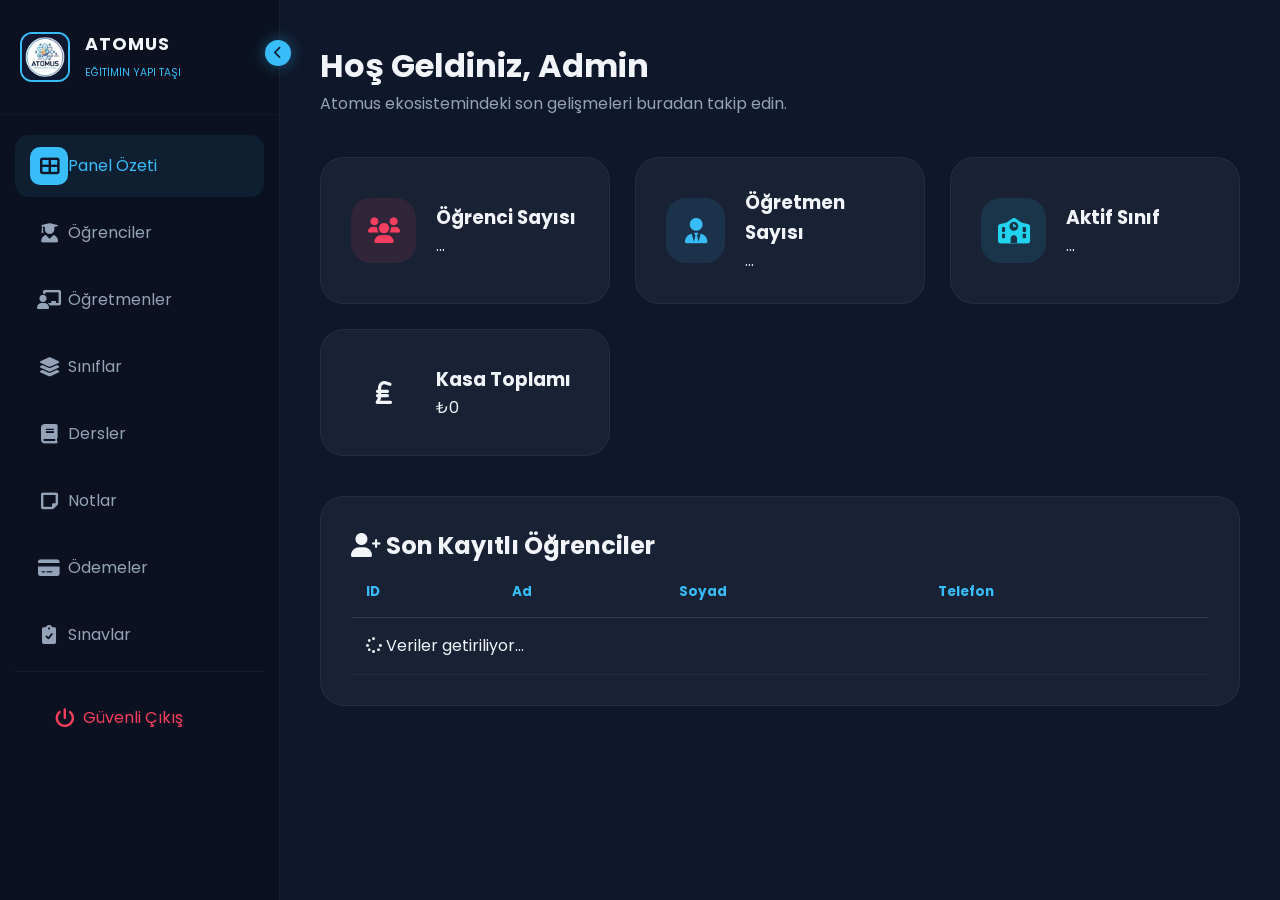
<file: dershane/index.html>
<!DOCTYPE html>
<html lang="tr">
<head>
    <meta charset="UTF-8">
    <meta name="viewport" content="width=device-width, initial-scale=1.0">
    <title>Atomus | Yönetim Paneli</title>
    
    <link rel="preconnect" href="https://fonts.googleapis.com">
    <link rel="preconnect" href="https://fonts.gstatic.com" crossorigin>
    <link href="https://fonts.googleapis.com/css2?family=Poppins:wght@300;400;500;600;700&display=swap" rel="stylesheet">
    
    <link rel="stylesheet" href="https://cdnjs.cloudflare.com/ajax/libs/font-awesome/6.0.0/css/all.min.css">
    
    <link rel="stylesheet" href="style.css">
</head>
<body>

<div class="dashboard-wrapper">
    <div class="mobile-menu-btn" onclick="toggleSidebar()">
    <i class="fas fa-bars"></i>
</div>
    
    <aside class="sidebar" id="sidebar">
        <div class="toggle-btn" onclick="toggleSidebar()">
            <i class="fas fa-chevron-left" id="toggle-icon"></i>
        </div>

        <div class="sidebar-header">
            <img src="resim/sonLogo.jpeg" alt="Atomus Logo" class="sidebar-logo">
            <div class="logo-text">
                <span class="brand-name">ATOMUS</span>
                <span class="brand-slogan">Eğitimin Yapı Taşı</span>
            </div>
        </div>
        
        <nav class="sidebar-nav">
            <ul>
                <li class="active" >
                    <a href="index.html">
                        <div class="nav-icon-box"><i class="fas fa-th-large"></i></div>
                        <span class="nav-text">Panel Özeti</span>
                    </a>
                </li>
                <li>
                    <a href="ogrenciler.html">
                        <div class="nav-icon-box"><i class="fas fa-user-graduate"></i></div>
                        <span class="nav-text">Öğrenciler</span>
                    </a>
                </li>
                <li >
                    <a href="ogretmenler.html">
                        <div class="nav-icon-box"><i class="fas fa-chalkboard-teacher"></i></div>
                        <span class="nav-text">Öğretmenler</span>
                    </a>
                </li>
                <li>
                    <a href="siniflar.html">
                        <div class="nav-icon-box"><i class="fas fa-layer-group"></i></div>
                        <span class="nav-text">Sınıflar</span>
                    </a>
                </li>
                <li>
                    <a href="dersler.html">
                        <div class="nav-icon-box"><i class="fas fa-book"></i></div>
                        <span class="nav-text">Dersler</span>
                    </a>
                </li>
                <li>
                    <a href="notlar.html">
                        <div class="nav-icon-box"><i class="fas fa-sticky-note"></i></div>
                        <span class="nav-text">Notlar</span>
                    </a>
                </li>
                <li>
                    <a href="odemeler.html">
                        <div class="nav-icon-box"><i class="fas fa-credit-card"></i></div>
                        <span class="nav-text">Ödemeler</span>
                    </a>
                </li>
                <li>
                    <a href="sinavlar.html">
                        <div class="nav-icon-box"><i class="fas fa-clipboard-check"></i></div>
                        <span class="nav-text">Sınavlar</span>
                    </a>
                </li>
            </ul>

            <div class="sidebar-footer">
                <a href="api/logout.php" class="logout-link">
                    <div class="nav-icon-box"><i class="fas fa-power-off"></i></div>
                    <span class="nav-text">Güvenli Çıkış</span>
                </a>
            </div>
        </nav>
    </aside>

    <main class="main-content">
        <header class="top-bar">
            <div class="page-info">
                <h1>Hoş Geldiniz, Admin</h1>
                <p>Atomus ekosistemindeki son gelişmeleri buradan takip edin.</p>
            </div>
        </header>

        <section class="stat-grid">
            <div class="stat-card">
                <div class="stat-icon proton-bg"><i class="fas fa-users"></i></div>
                <div class="stat-details">
                    <h3>Öğrenci Sayısı</h3>
                    <p class="stat-number" id="toplam_ogrenci">...</p>
                </div>
            </div>

            <div class="stat-card">
                <div class="stat-icon neutron-bg"><i class="fas fa-user-tie"></i></div>
                <div class="stat-details">
                    <h3>Öğretmen Sayısı</h3>
                    <p class="stat-number" id="toplam_ogretmen">...</p>
                </div>
            </div>

            <div class="stat-card">
                <div class="stat-icon electron-bg"><i class="fas fa-school"></i></div>
                <div class="stat-details">
                    <h3>Aktif Sınıf</h3>
                    <p class="stat-number" id="toplam_sinif">...</p>
                </div>
            </div>

            <div class="stat-card">
                <div class="stat-icon income-bg"><i class="fas fa-lira-sign"></i></div>
                <div class="stat-details">
                    <h3>Kasa Toplamı</h3>
                    <p class="stat-number" id="toplam_gelir">₺0</p>
                </div>
            </div>
        </section>

        <section class="data-section">
            <div class="section-header">
                <h2><i class="fas fa-user-plus"></i> Son Kayıtlı Öğrenciler</h2>
            </div>
            <div class="table-container">
               <table>
                   <thead>
                       <tr>
                           <th>ID</th>
                           <th>Ad</th>
                           <th>Soyad</th>
                           <th>Telefon</th>
                           
                       </tr>
                   </thead>
                   <tbody id="index_ogrenci_tablo">
                       <tr>
                           <td colspan="4" class="loading">
                               <i class="fas fa-spinner fa-spin"></i> Veriler getiriliyor...
                           </td>
                       </tr>
                   </tbody>
               </table>
            </div>
        </section>
    </main>
</div>

<script>
    function toggleSidebar() {
        const sidebar = document.getElementById('sidebar');
        const icon = document.getElementById('toggle-icon');
        sidebar.classList.toggle('collapsed');
        
        if(sidebar.classList.contains('collapsed')) {
            icon.classList.replace('fa-chevron-left', 'fa-chevron-right');
        } else {
            icon.classList.replace('fa-chevron-right', 'fa-chevron-left');
        }
    }
</script>
<script src="index.js"></script>

</body>
</html>
</file>
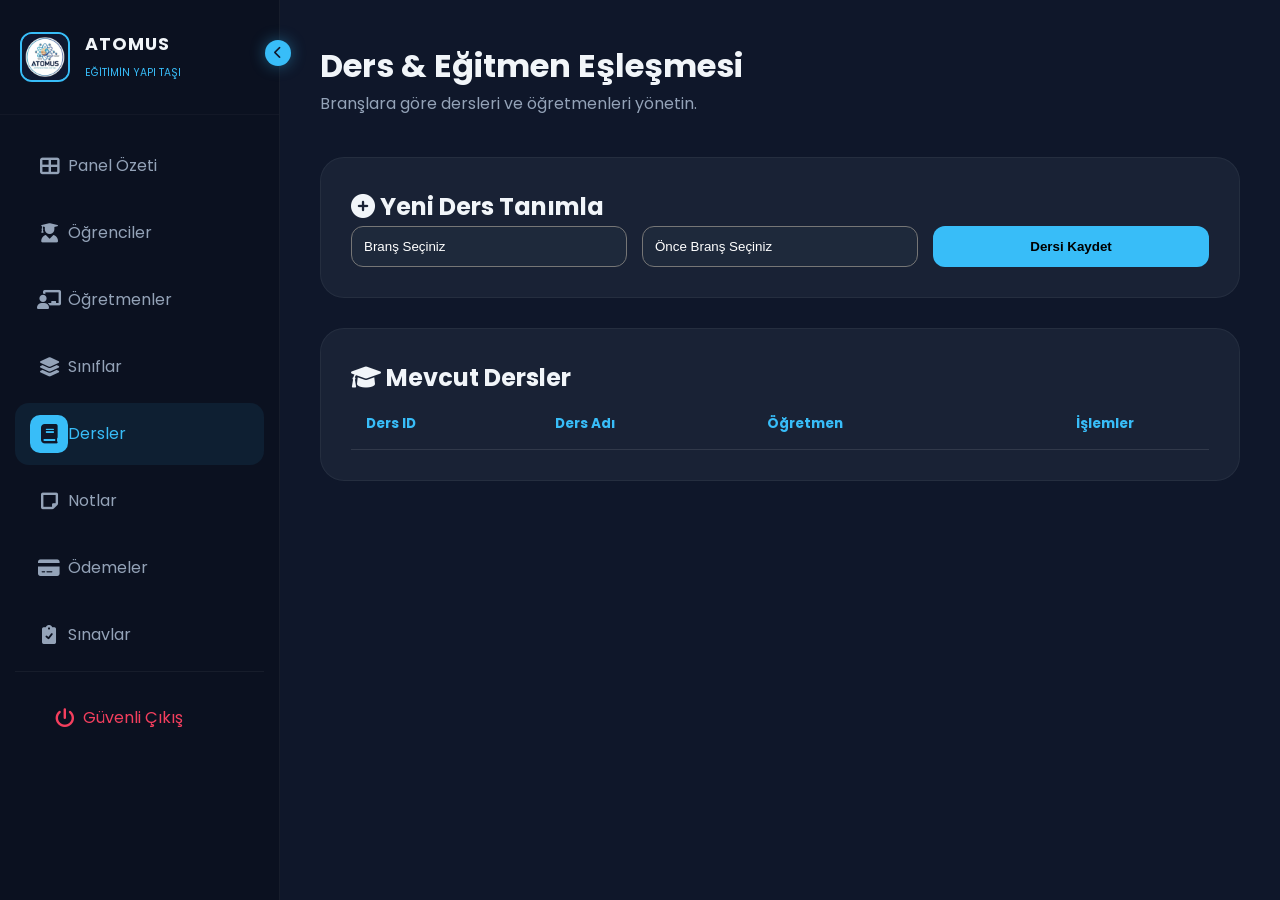
<file: dershane/dersler.html>
<!DOCTYPE html>
<html lang="tr">
<head>
    <meta charset="UTF-8">
    <meta name="viewport" content="width=device-width, initial-scale=1.0">
    <title>Atomus | Ders Yönetimi</title>
    <link rel="preconnect" href="https://fonts.googleapis.com">
    <link rel="preconnect" href="https://fonts.gstatic.com" crossorigin>
    <link href="https://fonts.googleapis.com/css2?family=Poppins:wght@300;400;500;600;700&display=swap" rel="stylesheet">
    <link rel="stylesheet" href="https://cdnjs.cloudflare.com/ajax/libs/font-awesome/6.0.0/css/all.min.css">
    <link rel="stylesheet" href="style.css">
</head>
<body>
      <div class="mobile-menu-btn" onclick="toggleSidebar()">
    <i class="fas fa-bars"></i>
</div>


<div class="dashboard-wrapper">
    <aside class="sidebar" id="sidebar">
        <div class="toggle-btn" onclick="toggleSidebar()">
            <i class="fas fa-chevron-left" id="toggle-icon"></i>
        </div>
        <div class="sidebar-header">
            <img src="resim/sonLogo.jpeg" alt="Atomus Logo" class="sidebar-logo">
            <div class="logo-text">
                <span class="brand-name">ATOMUS</span>
                <span class="brand-slogan">Eğitimin Yapı Taşı</span>
            </div>
        </div>
        <nav class="sidebar-nav">
            <ul>
                <li><a href="index.html"><div class="nav-icon-box"><i class="fas fa-th-large"></i></div><span class="nav-text">Panel Özeti</span></a></li>
                <li><a href="ogrenciler.html"><div class="nav-icon-box"><i class="fas fa-user-graduate"></i></div><span class="nav-text">Öğrenciler</span></a></li>
                <li><a href="ogretmenler.html"><div class="nav-icon-box"><i class="fas fa-chalkboard-teacher"></i></div><span class="nav-text">Öğretmenler</span></a></li>
                <li><a href="siniflar.html"><div class="nav-icon-box"><i class="fas fa-layer-group"></i></div><span class="nav-text">Sınıflar</span></a></li>
                <li class="active"><a href="dersler.html"><div class="nav-icon-box"><i class="fas fa-book"></i></div><span class="nav-text">Dersler</span></a></li>
                <li><a href="notlar.html"><div class="nav-icon-box"><i class="fas fa-sticky-note"></i></div><span class="nav-text">Notlar</span></a></li>
                <li><a href="odemeler.html"><div class="nav-icon-box"><i class="fas fa-credit-card"></i></div><span class="nav-text">Ödemeler</span></a></li>
                <li><a href="sinavlar.html"><div class="nav-icon-box"><i class="fas fa-clipboard-check"></i></div><span class="nav-text">Sınavlar</span></a></li>
            </ul>

            <div class="sidebar-footer">
                <a href="api/logout.php" class="logout-link">
                    <div class="nav-icon-box"><i class="fas fa-power-off"></i></div>
                    <span class="nav-text">Güvenli Çıkış</span>
                </a>
            </div>
        </nav>
    </aside>

    <main class="main-content">
        <header class="top-bar">
            <div class="page-info">
                <h1>Ders & Eğitmen Eşleşmesi</h1>
                <p>Branşlara göre dersleri ve öğretmenleri yönetin.</p>
            </div>
        </header>

        <section class="data-section" style="margin-bottom: 30px;">
            <div class="section-header">
                <h2><i class="fas fa-plus-circle"></i> Yeni Ders Tanımla</h2>
            </div>
            <form id="dersForm" style="display: grid; grid-template-columns: repeat(auto-fit, minmax(200px, 1fr)); gap: 15px;">
                <select id="bransFiltre" class="atomus-select" required style="background: #1e293b; color: white; padding: 12px; border-radius: 12px;">
                    <option value="">Branş Seçiniz</option>
                    <option value="1">Matematik</option>
                    <option value="2">Fizik</option>
                    <option value="3">Türkçe</option>
                    <option value="4">Kimya</option>
                </select>
                <select id="ogretmenSelect" class="atomus-select" required style="background: #1e293b; color: white; padding: 12px; border-radius: 12px;">
                    <option value="">Önce Branş Seçiniz</option>
                </select>
                <button type="submit" class="btn-main" style="background: var(--accent-blue); padding: 12px; border-radius: 12px; cursor: pointer; border:none; font-weight: 600;">Dersi Kaydet</button>
            </form>
        </section>

       <section class="data-section">
    <div class="section-header">
        <h2><i class="fas fa-graduation-cap"></i> Mevcut Dersler <span id="toplam_ders_badge" style="font-size: 14px; margin-left: 10px; color: var(--accent-blue);"></span></h2>
    </div>
    <div class="table-container">
        <table>
            <thead>
                <tr>
                    <th>Ders ID</th>
                    <th>Ders Adı</th>
                    <th>Öğretmen</th>
                    <th style="text-align: center;">İşlemler</th>
                </tr>
            </thead>
            <tbody id="ders-tablosu-body">
                </tbody>
        </table>
    </div>
</section>
    </main>
</div>
<script>
    function toggleSidebar() {
        const sidebar = document.getElementById('sidebar');
        const icon = document.getElementById('toggle-icon');
        
        if (window.innerWidth <= 992) {
            sidebar.classList.toggle('active');
        } else {
            sidebar.classList.toggle('collapsed');
            if(sidebar.classList.contains('collapsed')) {
                icon.classList.replace('fa-chevron-left', 'fa-chevron-right');
            } else {
                icon.classList.replace('fa-chevron-right', 'fa-chevron-left');
            }
        }
    }
</script>

<script src="dersler.js"></script>
</body>
</html>
</file>
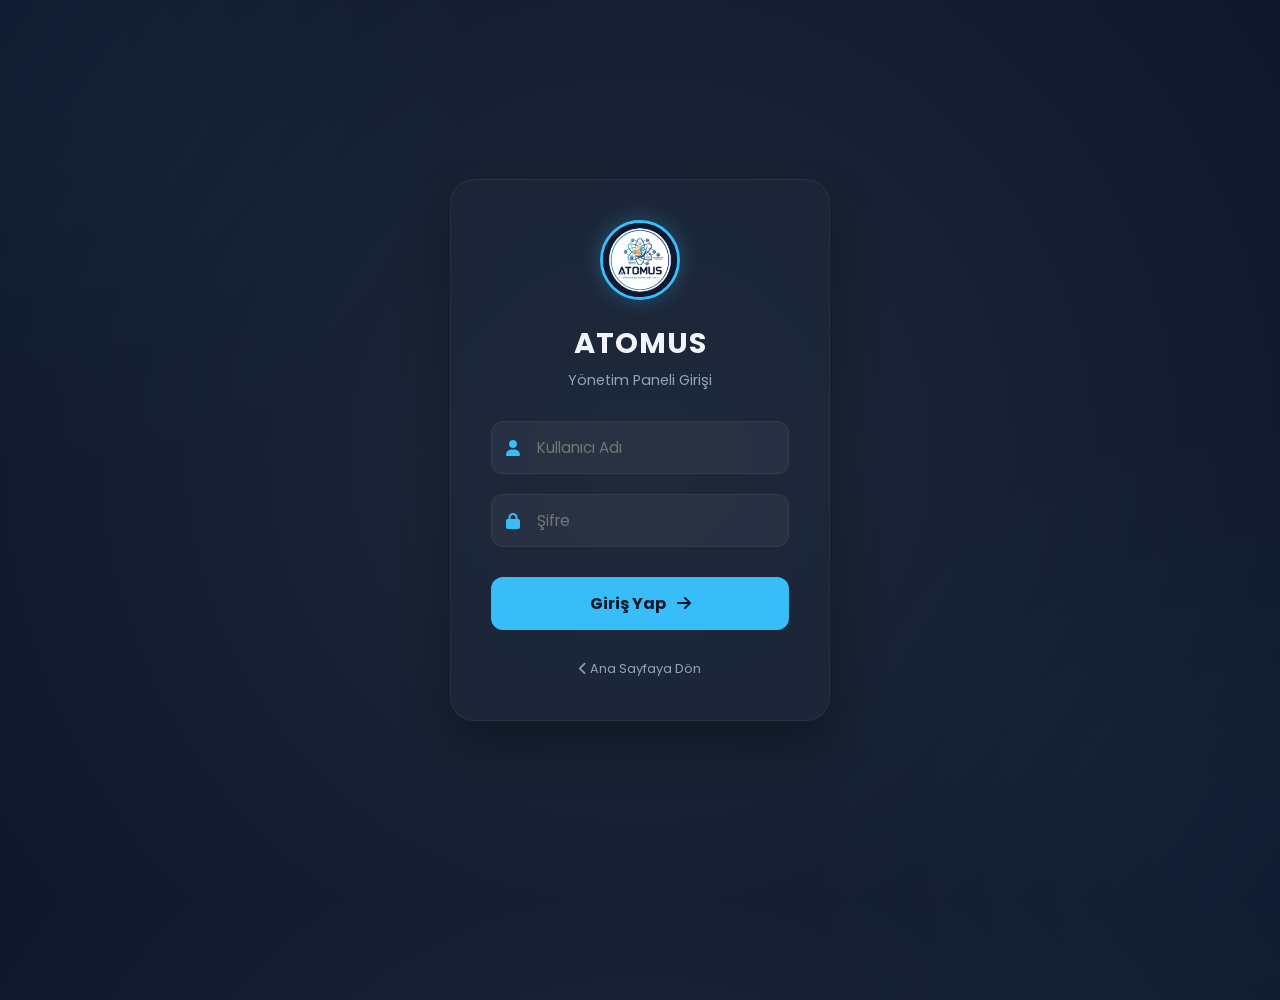
<file: dershane/login.html>
<!DOCTYPE html>
<html lang="tr">
<head>
    <meta charset="UTF-8">
    <meta name="viewport" content="width=device-width, initial-scale=1.0">
    <title>Personel Girişi - Atomus Yönetim Sistemi</title>
    <link href="https://fonts.googleapis.com/css2?family=Poppins:wght@300;400;500;600&display=swap" rel="stylesheet">
    <link rel="stylesheet" href="https://cdnjs.cloudflare.com/ajax/libs/font-awesome/6.0.0/css/all.min.css">
    <style>
        :root {
            --bg-dark: #0f172a;
            --bg-card: rgba(30, 41, 59, 0.7); 
            --accent-blue: #38bdf8;
            --proton-red: #f43f5e;
            --text-main: #f1f5f9;
            --text-dim: #94a3b8;
            --glass-border: rgba(255, 255, 255, 0.05);
        }

        * {
            margin: 0;
            padding: 0;
            box-sizing: border-box;
            font-family: 'Poppins', sans-serif;
        }

        body {
            background-color: var(--bg-dark);
            background-image: radial-gradient(circle at center, #1e293b 0%, #0f172a 100%);
            height: 100vh;
            display: flex;
            align-items: center;
            justify-content: center;
            color: var(--text-main);
            overflow: hidden;
        }

        .login-container {
            width: 100%;
            max-width: 420px;
            padding: 20px;
            z-index: 10;
        }

        .login-box {
            background: var(--bg-card);
            backdrop-filter: blur(15px);
            padding: 40px;
            border-radius: 24px;
            border: 1px solid var(--glass-border);
            box-shadow: 0 25px 50px rgba(0, 0, 0, 0.3);
            text-align: center;
        }

        .logo-area {
            margin-bottom: 30px;
        }

        .logo-img {
            width: 80px;
            height: 80px;
            border-radius: 50%;
            border: 3px solid var(--accent-blue);
            margin-bottom: 15px;
            box-shadow: 0 0 20px rgba(56, 189, 248, 0.3);
        }

        .login-box h2 {
            font-size: 1.8rem;
            font-weight: 700;
            margin-bottom: 5px;
            letter-spacing: 1px;
        }

        .login-box p {
            color: var(--text-dim);
            font-size: 0.9rem;
            margin-bottom: 30px;
        }

        .form-group {
            position: relative;
            margin-bottom: 20px;
        }

        .form-group i {
            position: absolute;
            left: 15px;
            top: 50%;
            transform: translateY(-50%);
            color: var(--accent-blue);
        }

        .login-box input {
            width: 100%;
            padding: 14px 15px 14px 45px;
            background: rgba(255, 255, 255, 0.05);
            border: 1px solid var(--glass-border);
            border-radius: 12px;
            color: white;
            font-size: 0.95rem;
            transition: all 0.3s;
        }

        .login-box input:focus {
            outline: none;
            border-color: var(--accent-blue);
            background: rgba(255, 255, 255, 0.1);
        }

        .login-box button {
            width: 100%;
            padding: 14px;
            background: var(--accent-blue);
            color: var(--bg-dark);
            border: none;
            border-radius: 12px;
            cursor: pointer;
            font-weight: 700;
            font-size: 1rem;
            transition: all 0.3s;
            margin-top: 10px;
        }

        .login-box button:hover {
            transform: translateY(-2px);
            box-shadow: 0 10px 20px rgba(56, 189, 248, 0.3);
            filter: brightness(1.1);
        }

        #errorMsg {
            margin-top: 20px;
            font-size: 0.85rem;
            background: rgba(244, 63, 94, 0.1);
            color: var(--proton-red);
            padding: 10px;
            border-radius: 8px;
            display: none;
        }

        /* Arka plan atom süslemeleri */
        .decoration {
            position: absolute;
            width: 300px;
            height: 300px;
            background: var(--accent-blue);
            filter: blur(150px);
            opacity: 0.1;
            z-index: 1;
        }
        .top-left { top: -100px; left: -100px; }
        .bottom-right { bottom: -100px; right: -100px; }
    </style>
</head>
<body>

    <div class="decoration top-left"></div>
    <div class="decoration bottom-right"></div>

    <div class="login-container">
        <div class="login-box">
            <div class="logo-area">
                <img src="resim/sonLogo.jpeg" alt="Atomus Logo" class="logo-img">
                <h2>ATOMUS</h2>
                <p>Yönetim Paneli Girişi</p>
            </div>

            <form id="loginForm">
                <div class="form-group">
                    <i class="fas fa-user"></i>
                    <input type="text" id="kullanici_adi" placeholder="Kullanıcı Adı" required>
                </div>
                <div class="form-group">
                    <i class="fas fa-lock"></i>
                    <input type="password" id="sifre" placeholder="Şifre" required>
                </div>
                <button type="submit">Giriş Yap <i class="fas fa-arrow-right" style="margin-left: 8px; color: inherit; position: static; transform: none;"></i></button>
            </form>

            <p id="errorMsg">Hatalı kullanıcı adı veya şifre!</p>
            
            <div style="margin-top: 25px;">
                <a href="tanitim.html" style="color: var(--text-dim); text-decoration: none; font-size: 0.8rem;">
                    <i class="fas fa-chevron-left"></i> Ana Sayfaya Dön
                </a>
            </div>
        </div>
    </div>

    <script>
      document.getElementById('loginForm').onsubmit = function(e) {
        e.preventDefault();
        
        const kadi = document.getElementById('kullanici_adi').value;
        const sifre = document.getElementById('sifre').value;
        const errorMsg = document.getElementById('errorMsg');

        fetch('api/login_control.php', {
            method: 'POST',
            headers: { 'Content-Type': 'application/json' },
            body: JSON.stringify({ kullanici_adi: kadi, sifre: sifre })
        })
        .then(res => {
            if (!res.ok) throw new Error("Sunucu hatası");
            return res.text();
        })
        .then(text => {
            try {
                const data = JSON.parse(text);
                if (data.status === 200) {
                    window.location.href = 'index.html';
                } else {
                    errorMsg.style.display = 'block';
                    errorMsg.innerText = data.message;
                }
            } catch (e) {
                console.error("Bozuk veri:", text);
                alert("Sunucudan geçersiz yanıt geldi!");
            }
        })
        .catch(err => {
            alert("Bağlantı sağlanamadı!");
        });
      };
    </script>
</body>
</html>
</file>
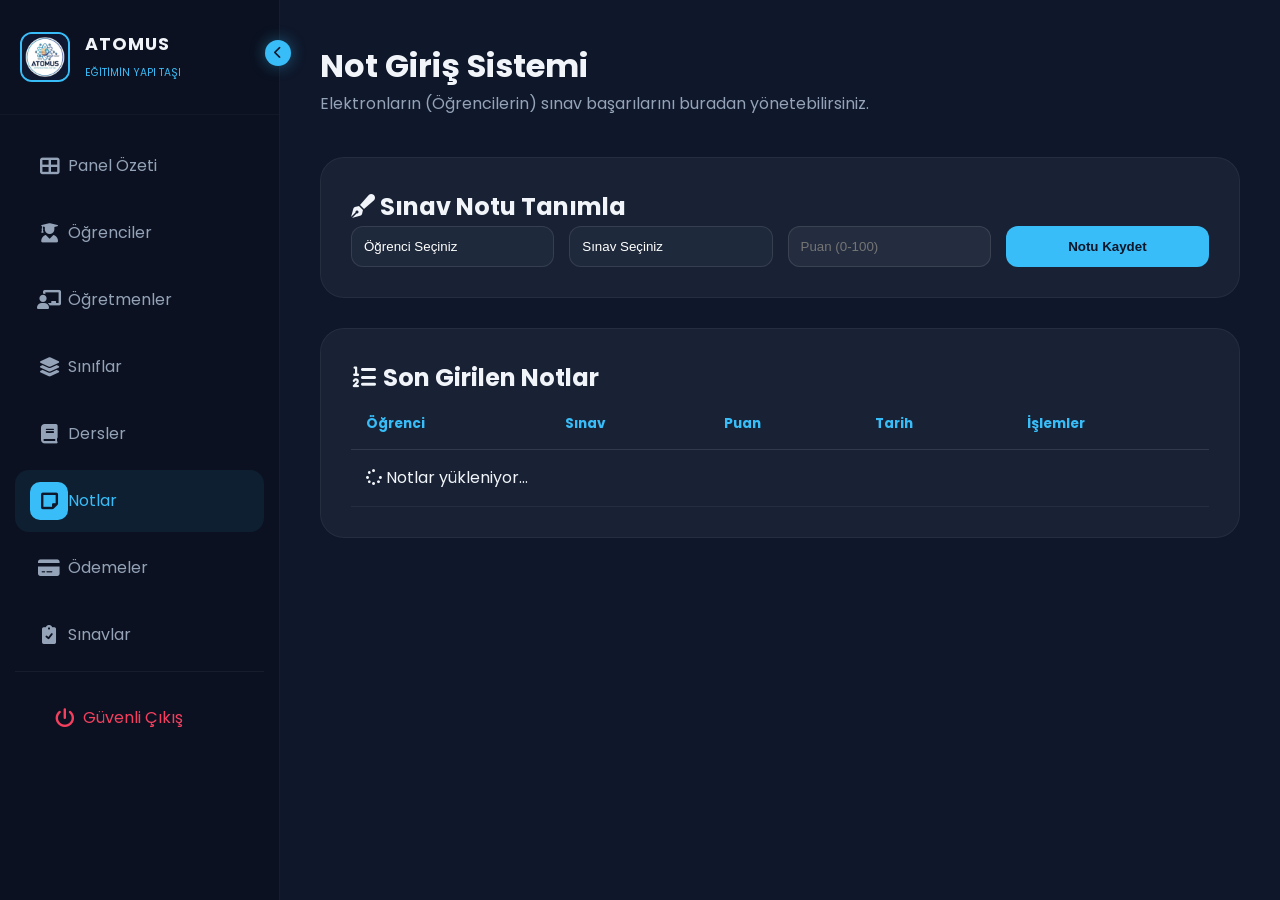
<file: dershane/notlar.html>
<!DOCTYPE html>
<html lang="tr">
<head>
    <meta charset="UTF-8">
    <meta name="viewport" content="width=device-width, initial-scale=1.0">
    <title>Atomus | Not Yönetimi</title>
    
    <link rel="preconnect" href="https://fonts.googleapis.com">
    <link rel="preconnect" href="https://fonts.gstatic.com" crossorigin>
    <link href="https://fonts.googleapis.com/css2?family=Poppins:wght@300;400;500;600;700&display=swap" rel="stylesheet">
    
    <link rel="stylesheet" href="https://cdnjs.cloudflare.com/ajax/libs/font-awesome/6.0.0/css/all.min.css">
    <link rel="stylesheet" href="style.css">
</head>
<body>

<div class="dashboard-wrapper">
    
    <aside class="sidebar" id="sidebar">
        <div class="toggle-btn" onclick="toggleSidebar()">
            <i class="fas fa-chevron-left" id="toggle-icon"></i>
        </div>

        <div class="sidebar-header">
            <img src="resim/sonLogo.jpeg" alt="Atomus Logo" class="sidebar-logo">
            <div class="logo-text">
                <span class="brand-name">ATOMUS</span>
                <span class="brand-slogan">Eğitimin Yapı Taşı</span>
            </div>
        </div>
        
        <nav class="sidebar-nav">
            <ul>
                <li><a href="index.html"><div class="nav-icon-box"><i class="fas fa-th-large"></i></div><span class="nav-text">Panel Özeti</span></a></li>
                <li><a href="ogrenciler.html"><div class="nav-icon-box"><i class="fas fa-user-graduate"></i></div><span class="nav-text">Öğrenciler</span></a></li>
                <li><a href="ogretmenler.html"><div class="nav-icon-box"><i class="fas fa-chalkboard-teacher"></i></div><span class="nav-text">Öğretmenler</span></a></li>
                <li><a href="siniflar.html"><div class="nav-icon-box"><i class="fas fa-layer-group"></i></div><span class="nav-text">Sınıflar</span></a></li>
                <li><a href="dersler.html"><div class="nav-icon-box"><i class="fas fa-book"></i></div><span class="nav-text">Dersler</span></a></li>
                <li class="active"><a href="notlar.html"><div class="nav-icon-box"><i class="fas fa-sticky-note"></i></div><span class="nav-text">Notlar</span></a></li>
                <li><a href="odemeler.html"><div class="nav-icon-box"><i class="fas fa-credit-card"></i></div><span class="nav-text">Ödemeler</span></a></li>
                <li><a href="sinavlar.html"><div class="nav-icon-box"><i class="fas fa-clipboard-check"></i></div><span class="nav-text">Sınavlar</span></a></li>
            </ul>

            <div class="sidebar-footer">
                <a href="api/logout.php" class="logout-link">
                    <div class="nav-icon-box"><i class="fas fa-power-off"></i></div>
                    <span class="nav-text">Güvenli Çıkış</span>
                </a>
            </div>
        </nav>
    </aside>

    <main class="main-content">
        <div class="mobile-menu-btn" onclick="toggleSidebar()">
            <i class="fas fa-bars"></i>
        </div>

        <header class="top-bar">
            <div class="page-info">
                <h1>Not Giriş Sistemi</h1>
                <p>Elektronların (Öğrencilerin) sınav başarılarını buradan yönetebilirsiniz.</p>
            </div>
        </header>

        <section class="data-section" style="margin-bottom: 30px;">
            <div class="section-header">
                <h2><i class="fas fa-pen-fancy"></i> Sınav Notu Tanımla</h2>
            </div>
            <form id="notForm" style="display: grid; grid-template-columns: repeat(auto-fit, minmax(200px, 1fr)); gap: 15px;">
                <input type="hidden" id="not_id">
                
                <select id="ogrenci_select" class="atomus-select" required style="background: #1e293b; border: 1px solid rgba(255,255,255,0.1); padding: 12px; border-radius: 12px; color: white;">
                    <option value="">Öğrenci Seçiniz</option>
                </select>

                <select id="sinav_select" class="atomus-select" required style="background: #1e293b; border: 1px solid rgba(255,255,255,0.1); padding: 12px; border-radius: 12px; color: white;">
                    <option value="">Sınav Seçiniz</option>
                </select>

                <input type="number" id="puan" placeholder="Puan (0-100)" min="0" max="100" required style="background: rgba(255,255,255,0.05); border: 1px solid rgba(255,255,255,0.1); padding: 12px; border-radius: 12px; color: white;">
                
                <button type="submit" id="submitBtn" class="btn-main" style="border: none; cursor: pointer; padding: 12px; border-radius: 12px; background: var(--accent-blue); color: var(--bg-dark); font-weight: 600;">
                    Notu Kaydet
                </button>
            </form>
        </section>

        <section class="data-section">
            <div class="section-header">
                <h2><i class="fas fa-list-ol"></i> Son Girilen Notlar</h2>
            </div>
            <div class="table-container">
                <table>
                    <thead>
                        <tr>
                            <th>Öğrenci</th>
                            <th>Sınav</th>
                            <th>Puan</th>
                            <th>Tarih</th>
                            <th>İşlemler</th>
                        </tr>
                    </thead>
                    <tbody id="notTabloBody">
                        <tr>
                            <td colspan="5" class="loading">
                                <i class="fas fa-spinner fa-spin"></i> Notlar yükleniyor...
                            </td>
                        </tr>
                    </tbody>
                </table>
            </div>
        </section>
    </main>
</div>

<script>
    // Sidebar Kontrolü
    function toggleSidebar() {
        const sidebar = document.getElementById('sidebar');
        const icon = document.getElementById('toggle-icon');
        
        if (window.innerWidth <= 992) {
            sidebar.classList.toggle('active');
        } else {
            sidebar.classList.toggle('collapsed');
            if(sidebar.classList.contains('collapsed')) {
                icon.classList.replace('fa-chevron-left', 'fa-chevron-right');
            } else {
                icon.classList.replace('fa-chevron-right', 'fa-chevron-left');
            }
        }
    }
</script>

<script src="notlar.js"></script>

</body>
</html>
</file>
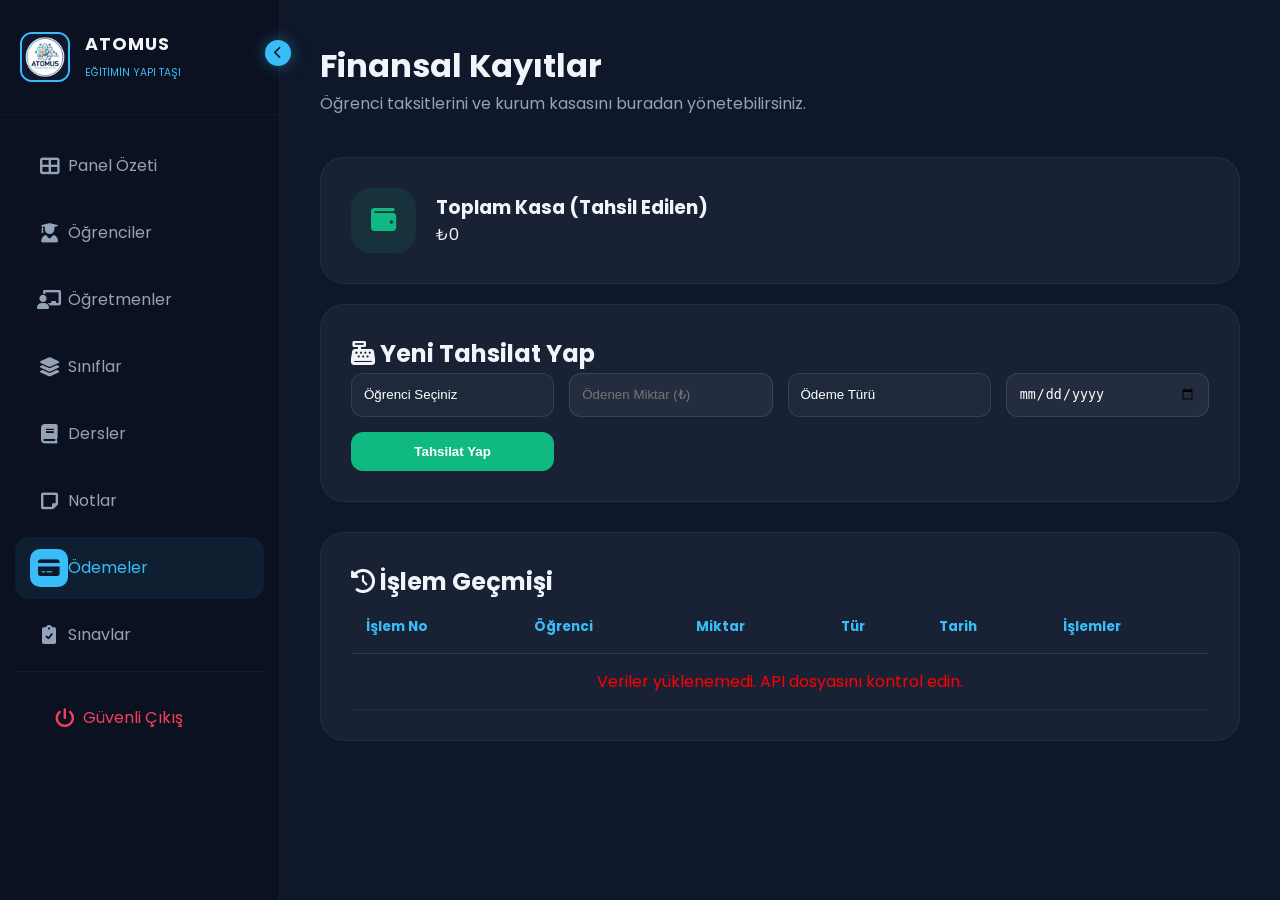
<file: dershane/odemeler.html>
<!DOCTYPE html>
<html lang="tr">
<head>
    <meta charset="UTF-8">
    <meta name="viewport" content="width=device-width, initial-scale=1.0">
    <title>Atomus | Ödeme Yönetimi</title>
    
    <link rel="preconnect" href="https://fonts.googleapis.com">
    <link rel="preconnect" href="https://fonts.gstatic.com" crossorigin>
    <link href="https://fonts.googleapis.com/css2?family=Poppins:wght@300;400;500;600;700&display=swap" rel="stylesheet">
    
    <link rel="stylesheet" href="https://cdnjs.cloudflare.com/ajax/libs/font-awesome/6.0.0/css/all.min.css">
    <link rel="stylesheet" href="style.css">
</head>
<body>

<div class="dashboard-wrapper">
    
    <aside class="sidebar" id="sidebar">
        <div class="toggle-btn" onclick="toggleSidebar()">
            <i class="fas fa-chevron-left" id="toggle-icon"></i>
        </div>

        <div class="sidebar-header">
            <img src="resim/sonLogo.jpeg" alt="Atomus Logo" class="sidebar-logo">
            <div class="logo-text">
                <span class="brand-name">ATOMUS</span>
                <span class="brand-slogan">Eğitimin Yapı Taşı</span>
            </div>
        </div>
        
        <nav class="sidebar-nav">
            <ul>
                <li><a href="index.html"><div class="nav-icon-box"><i class="fas fa-th-large"></i></div><span class="nav-text">Panel Özeti</span></a></li>
                <li><a href="ogrenciler.html"><div class="nav-icon-box"><i class="fas fa-user-graduate"></i></div><span class="nav-text">Öğrenciler</span></a></li>
                <li><a href="ogretmenler.html"><div class="nav-icon-box"><i class="fas fa-chalkboard-teacher"></i></div><span class="nav-text">Öğretmenler</span></a></li>
                <li><a href="siniflar.html"><div class="nav-icon-box"><i class="fas fa-layer-group"></i></div><span class="nav-text">Sınıflar</span></a></li>
                <li><a href="dersler.html"><div class="nav-icon-box"><i class="fas fa-book"></i></div><span class="nav-text">Dersler</span></a></li>
                <li><a href="notlar.html"><div class="nav-icon-box"><i class="fas fa-sticky-note"></i></div><span class="nav-text">Notlar</span></a></li>
                <li class="active"><a href="odemeler.html"><div class="nav-icon-box"><i class="fas fa-credit-card"></i></div><span class="nav-text">Ödemeler</span></a></li>
                <li><a href="sinavlar.html"><div class="nav-icon-box"><i class="fas fa-clipboard-check"></i></div><span class="nav-text">Sınavlar</span></a></li>
            </ul>

            <div class="sidebar-footer">
                <a href="api/logout.php" class="logout-link">
                    <div class="nav-icon-box"><i class="fas fa-power-off"></i></div>
                    <span class="nav-text">Güvenli Çıkış</span>
                </a>
            </div>
        </nav>
    </aside>

    <main class="main-content">
        <div class="mobile-menu-btn" onclick="toggleSidebar()">
            <i class="fas fa-bars"></i>
        </div>

        <header class="top-bar">
            <div class="page-info">
                <h1>Finansal Kayıtlar</h1>
                <p>Öğrenci taksitlerini ve kurum kasasını buradan yönetebilirsiniz.</p>
            </div>
        </header>

        <section class="stat-grid" style="margin-bottom: 20px;">
            <div class="stat-card">
                <div class="stat-icon income-bg" style="background: rgba(16, 185, 129, 0.1); color: #10b981;"><i class="fas fa-wallet"></i></div>
                <div class="stat-details">
                    <h3>Toplam Kasa (Tahsil Edilen)</h3>
                    <p class="stat-number" id="kasa_toplam">₺0</p>
                </div>
            </div>
        </section>

        <section class="data-section" style="margin-bottom: 30px;">
            <div class="section-header">
                <h2><i class="fas fa-cash-register"></i> Yeni Tahsilat Yap</h2>
            </div>
            <form id="odemeForm" style="display: grid; grid-template-columns: repeat(auto-fit, minmax(200px, 1fr)); gap: 15px;">
                <select id="ogrenci_select" class="atomus-select" required style="background: #1e293b; border: 1px solid rgba(255,255,255,0.1); padding: 12px; border-radius: 12px; color: white;">
                    <option value="">Öğrenci Seçiniz</option>
                </select>

                <input type="number" id="miktar" placeholder="Ödenen Miktar (₺)" required style="background: rgba(255,255,255,0.05); border: 1px solid rgba(255,255,255,0.1); padding: 12px; border-radius: 12px; color: white;">

                <select id="odeme_turu" class="atomus-select" required style="background: #1e293b; border: 1px solid rgba(255,255,255,0.1); padding: 12px; border-radius: 12px; color: white;">
                    <option value="">Ödeme Türü</option>
                    <option value="Nakit">Nakit</option>
                    <option value="Kredi Kartı">Kredi Kartı</option>
                    <option value="Havale">Havale/EFT</option>
                </select>

                <input type="date" id="odeme_tarihi" required style="background: rgba(255,255,255,0.05); border: 1px solid rgba(255,255,255,0.1); padding: 12px; border-radius: 12px; color: white;">
                
                <button type="submit" class="btn-main" style="border: none; cursor: pointer; padding: 12px; border-radius: 12px; background: #10b981; color: white; font-weight: 600;">
                    Tahsilat Yap
                </button>
            </form>
        </section>

        <section class="data-section">
            <div class="section-header">
                <h2><i class="fas fa-history"></i> İşlem Geçmişi</h2>
            </div>
            <div class="table-container">
                <table>
                    <thead>
                        <tr>
                            <th>İşlem No</th>
                            <th>Öğrenci</th>
                            <th>Miktar</th>
                            <th>Tür</th>
                            <th>Tarih</th>
                            <th>İşlemler</th>
                        </tr>
                    </thead>
                    <tbody id="odemeTabloBody">
                        </tbody>
                </table>
            </div>
        </section>
    </main>
</div>

<script>
    function toggleSidebar() {
        const sidebar = document.getElementById('sidebar');
        const icon = document.getElementById('toggle-icon');
        
        if (window.innerWidth <= 992) {
            sidebar.classList.toggle('active');
        } else {
            sidebar.classList.toggle('collapsed');
            if(sidebar.classList.contains('collapsed')) {
                icon.classList.replace('fa-chevron-left', 'fa-chevron-right');
            } else {
                icon.classList.replace('fa-chevron-right', 'fa-chevron-left');
            }
        }
    }
</script>

<script src="odemeler.js"></script>

</body>
</html>
</file>
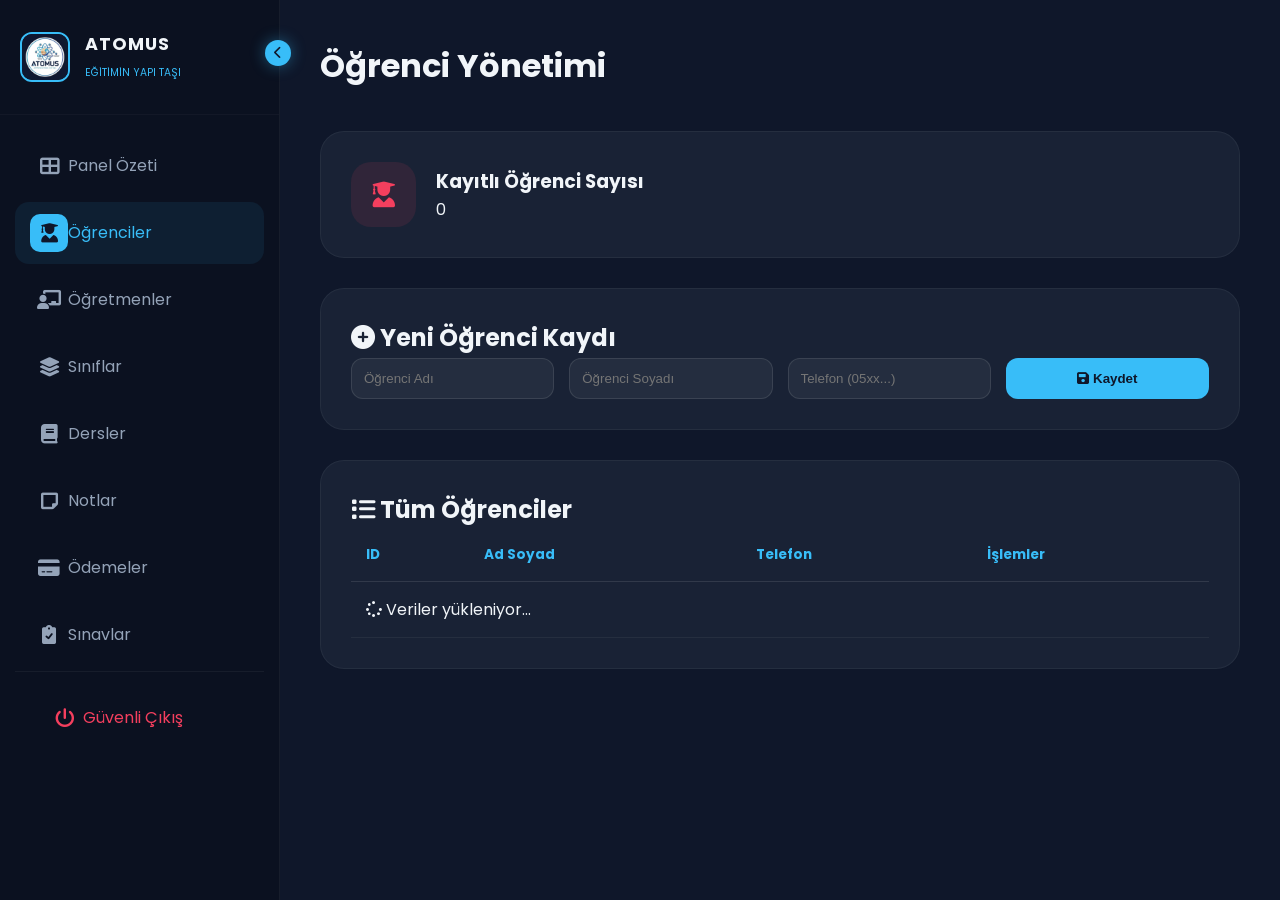
<file: dershane/ogrenciler.html>
<!DOCTYPE html>
<html lang="tr">
<head>
    <meta charset="UTF-8">
    <meta name="viewport" content="width=device-width, initial-scale=1.0">
    <title>Atomus | Öğrenci Yönetimi</title>
    
    <link rel="preconnect" href="https://fonts.googleapis.com">
    <link rel="preconnect" href="https://fonts.gstatic.com" crossorigin>
    <link href="https://fonts.googleapis.com/css2?family=Poppins:wght@300;400;500;600;700&display=swap" rel="stylesheet">
    
    <link rel="stylesheet" href="https://cdnjs.cloudflare.com/ajax/libs/font-awesome/6.0.0/css/all.min.css">
    
    <link rel="stylesheet" href="style.css">
</head>
<body>
    
   <div class="mobile-menu-btn" onclick="toggleSidebar()">
    <i class="fas fa-bars"></i>
</div>


<div class="dashboard-wrapper">
    
    <aside class="sidebar" id="sidebar">
        <div class="toggle-btn" onclick="toggleSidebar()">
            <i class="fas fa-chevron-left" id="toggle-icon"></i>
        </div>

        <div class="sidebar-header">
            <img src="resim/sonLogo.jpeg" alt="Atomus Logo" class="sidebar-logo">
            <div class="logo-text">
                <span class="brand-name">ATOMUS</span>
                <span class="brand-slogan">Eğitimin Yapı Taşı</span>
            </div>
        </div>
        
        <nav class="sidebar-nav">
            <ul>
                <li>
                    <a href="index.html">
                        <div class="nav-icon-box"><i class="fas fa-th-large"></i></div>
                        <span class="nav-text">Panel Özeti</span>
                    </a>
                </li>
                <li class="active">
                    <a href="ogrenciler.html">
                        <div class="nav-icon-box"><i class="fas fa-user-graduate"></i></div>
                        <span class="nav-text">Öğrenciler</span>
                    </a>
                </li>
                <li>
                    <a href="ogretmenler.html">
                        <div class="nav-icon-box"><i class="fas fa-chalkboard-teacher"></i></div>
                        <span class="nav-text">Öğretmenler</span>
                    </a>
                </li>
                <li>
                    <a href="siniflar.html">
                        <div class="nav-icon-box"><i class="fas fa-layer-group"></i></div>
                        <span class="nav-text">Sınıflar</span>
                    </a>
                </li>
                <li>
                    <a href="dersler.html">
                        <div class="nav-icon-box"><i class="fas fa-book"></i></div>
                        <span class="nav-text">Dersler</span>
                    </a>
                </li>
                <li>
                    <a href="notlar.html">
                        <div class="nav-icon-box"><i class="fas fa-sticky-note"></i></div>
                        <span class="nav-text">Notlar</span>
                    </a>
                </li>
                <li>
                    <a href="odemeler.html">
                        <div class="nav-icon-box"><i class="fas fa-credit-card"></i></div>
                        <span class="nav-text">Ödemeler</span>
                    </a>
                </li>
                <li>
                    <a href="sinavlar.html">
                        <div class="nav-icon-box"><i class="fas fa-clipboard-check"></i></div>
                        <span class="nav-text">Sınavlar</span>
                    </a>
                </li>
            </ul>

            <div class="sidebar-footer">
                <a href="api/logout.php" class="logout-link">
                    <div class="nav-icon-box"><i class="fas fa-power-off"></i></div>
                    <span class="nav-text">Güvenli Çıkış</span>
                </a>
            </div>
        </nav>
    </aside>

    <main class="main-content">
    <header class="top-bar">
        <div class="page-info">
            <h1>Öğrenci Yönetimi</h1>
        </div>
    </header>

        
        <section class="stat-grid" style="margin-bottom: 30px;">
    <div class="stat-card">
        <div class="stat-icon proton-bg">
            <i class="fas fa-user-graduate"></i>
        </div>
        <div class="stat-details">
            <h3>Kayıtlı Öğrenci Sayısı</h3>
            <p class="stat-number" id="toplam_ogrenci">0</p>
        </div>
    </div>
</section>
    
 

        

        <section class="data-section" style="margin-bottom: 30px;">
            <div class="section-header">
                <h2><i class="fas fa-plus-circle"></i> Yeni Öğrenci Kaydı</h2>
            </div>
            <form action="#" method="POST" style="display: grid; grid-template-columns: repeat(auto-fit, minmax(200px, 1fr)); gap: 15px;">
                <input type="text" name="ad" placeholder="Öğrenci Adı" required style="background: rgba(255,255,255,0.05); border: 1px solid rgba(255,255,255,0.1); padding: 12px; border-radius: 12px; color: white;">
                <input type="text" name="soyad" placeholder="Öğrenci Soyadı" required style="background: rgba(255,255,255,0.05); border: 1px solid rgba(255,255,255,0.1); padding: 12px; border-radius: 12px; color: white;">
                <input type="tel" name="telefon" placeholder="Telefon (05xx...)" required style="background: rgba(255,255,255,0.05); border: 1px solid rgba(255,255,255,0.1); padding: 12px; border-radius: 12px; color: white;">
                <button type="submit" class="btn-main" style="border: none; cursor: pointer; padding: 12px; border-radius: 12px; background: var(--accent-blue); color: var(--bg-dark); font-weight: 600;">
                    <i class="fas fa-save"></i> Kaydet
                </button>
            </form>
        </section>

        <section class="data-section">
            <div class="section-header">
                <h2><i class="fas fa-list"></i> Tüm Öğrenciler</h2>
            </div>
            <div class="table-container">
               <table>
                   <thead>
                       <tr>
                           <th>ID</th>
                           <th>Ad Soyad</th>
                           <th>Telefon</th>
                           <th>İşlemler</th>
                       </tr>
                   </thead>
                   <tbody id="index_ogrenci_tablo">
                       <tr>
                           <td colspan="4" class="loading">
                               <i class="fas fa-spinner fa-spin"></i> Veriler yükleniyor...
                           </td>
                       </tr>
                   </tbody>
               </table>
            </div>
        </section>
    </main>
</div>

<script>
    function toggleSidebar() {
        const sidebar = document.getElementById('sidebar');
        const icon = document.getElementById('toggle-icon');
        
        if (window.innerWidth <= 992) {
            sidebar.classList.toggle('active');
        } else {
            sidebar.classList.toggle('collapsed');
            if(sidebar.classList.contains('collapsed')) {
                icon.classList.replace('fa-chevron-left', 'fa-chevron-right');
            } else {
                icon.classList.replace('fa-chevron-right', 'fa-chevron-left');
            }
        }
    }
</script>

<script src="ogrenciler.js"></script>

</body>
</html>
</file>
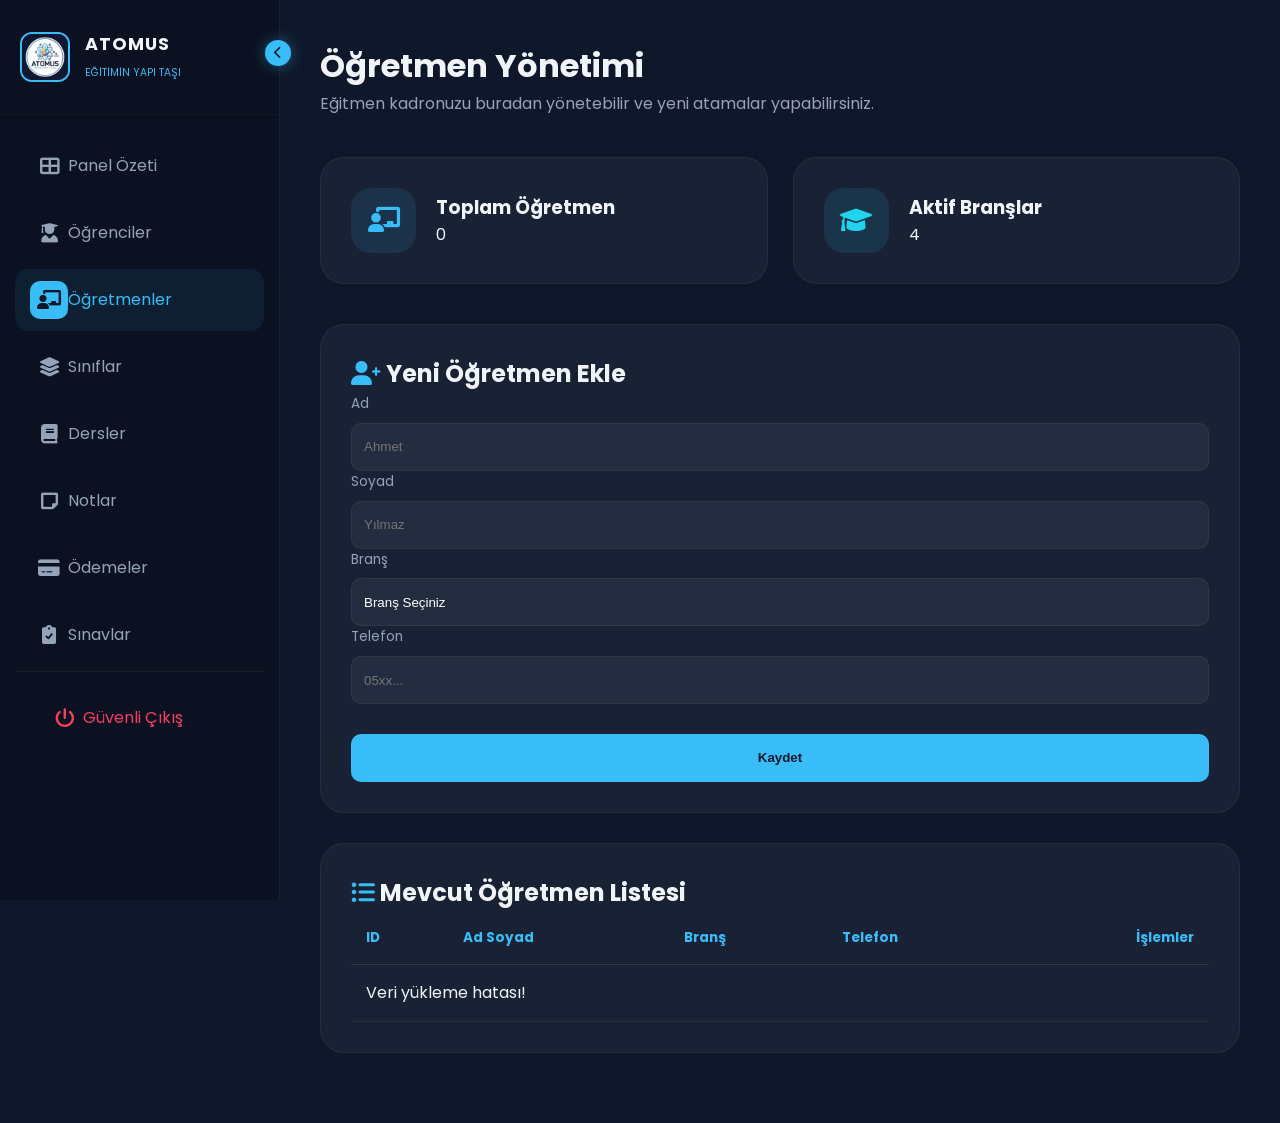
<file: dershane/ogretmenler.html>
<!DOCTYPE html>
<html lang="tr">
<head>
    <meta charset="UTF-8">
    <meta name="viewport" content="width=device-width, initial-scale=1.0">
    <title>Atomus | Öğretmen Yönetimi</title>
    
    <link rel="preconnect" href="https://fonts.googleapis.com">
    <link rel="preconnect" href="https://fonts.gstatic.com" crossorigin>
    <link href="https://fonts.googleapis.com/css2?family=Poppins:wght@300;400;500;600;700&display=swap" rel="stylesheet">
    <link rel="stylesheet" href="https://cdnjs.cloudflare.com/ajax/libs/font-awesome/6.0.0/css/all.min.css">
    <link rel="stylesheet" href="style.css">
</head>
<body>

<div class="dashboard-wrapper">
    <div class="mobile-menu-btn" onclick="toggleSidebar()">
        <i class="fas fa-bars"></i>
    </div>
    
    <aside class="sidebar" id="sidebar">
        <div class="toggle-btn" onclick="toggleSidebar()">
            <i class="fas fa-chevron-left" id="toggle-icon"></i>
        </div>
        <div class="sidebar-header">
            <img src="resim/sonLogo.jpeg" alt="Atomus Logo" class="sidebar-logo">
            <div class="logo-text">
                <span class="brand-name">ATOMUS</span>
                <span class="brand-slogan">Eğitimin Yapı Taşı</span>
            </div>
        </div>
        <nav class="sidebar-nav">
            <ul>
                <li >
                    <a href="index.html">
                        <div class="nav-icon-box"><i class="fas fa-th-large"></i></div>
                        <span class="nav-text">Panel Özeti</span>
                    </a>
                </li>
                <li>
                    <a href="ogrenciler.html">
                        <div class="nav-icon-box"><i class="fas fa-user-graduate"></i></div>
                        <span class="nav-text">Öğrenciler</span>
                    </a>
                </li>
                <li class="active">
                    <a href="ogretmenler.html">
                        <div class="nav-icon-box"><i class="fas fa-chalkboard-teacher"></i></div>
                        <span class="nav-text">Öğretmenler</span>
                    </a>
                </li>
                <li>
                    <a href="siniflar.html">
                        <div class="nav-icon-box"><i class="fas fa-layer-group"></i></div>
                        <span class="nav-text">Sınıflar</span>
                    </a>
                </li>
                <li>
                    <a href="dersler.html">
                        <div class="nav-icon-box"><i class="fas fa-book"></i></div>
                        <span class="nav-text">Dersler</span>
                    </a>
                </li>
                <li>
                    <a href="notlar.html">
                        <div class="nav-icon-box"><i class="fas fa-sticky-note"></i></div>
                        <span class="nav-text">Notlar</span>
                    </a>
                </li>
                <li>
                    <a href="odemeler.html">
                        <div class="nav-icon-box"><i class="fas fa-credit-card"></i></div>
                        <span class="nav-text">Ödemeler</span>
                    </a>
                </li>
                <li>
                    <a href="sinavlar.html">
                        <div class="nav-icon-box"><i class="fas fa-clipboard-check"></i></div>
                        <span class="nav-text">Sınavlar</span>
                    </a>
                </li>
            </ul>

            <div class="sidebar-footer">
                <a href="api/logout.php" class="logout-link">
                    <div class="nav-icon-box"><i class="fas fa-power-off"></i></div>
                    <span class="nav-text">Güvenli Çıkış</span>
                </a>
            </div>
        </nav>
    </aside>

    <main class="main-content">
        <header class="top-bar">
            <div class="page-info">
                <h1>Öğretmen Yönetimi</h1>
                <p>Eğitmen kadronuzu buradan yönetebilir ve yeni atamalar yapabilirsiniz.</p>
            </div>
        </header>

        <section class="stat-grid">
            <div class="stat-card">
                <div class="stat-icon neutron-bg"><i class="fas fa-chalkboard-teacher"></i></div>
                <div class="stat-details">
                    <h3>Toplam Öğretmen</h3>
                    <p class="stat-number" id="toplam_sayi">0</p>
                </div>
            </div>
            <div class="stat-card">
                <div class="stat-icon electron-bg"><i class="fas fa-graduation-cap"></i></div>
                <div class="stat-details">
                    <h3>Aktif Branşlar</h3>
                    <p class="stat-number">4</p>
                </div>
            </div>
        </section>

        <section class="data-section" style="margin-bottom: 30px;">
            <div class="section-header">
                <h2 id="formTitle"><i class="fas fa-user-plus" style="color: var(--accent-blue);"></i> Yeni Öğretmen Ekle</h2>
            </div>
            <form id="teacherForm" class="modern-form">
                <div class="form-group">
                    <label>Ad</label>
                    <input type="text" name="ad" id="inputAd" placeholder="Ahmet" required 
                           style="background: rgba(255,255,255,0.05); border: 1px solid var(--glass-border); color: white; padding: 12px; border-radius: 10px;">
                </div>
                <div class="form-group">
                    <label>Soyad</label>
                    <input type="text" name="soyad" id="inputSoyad" placeholder="Yılmaz" required
                           style="background: rgba(255,255,255,0.05); border: 1px solid var(--glass-border); color: white; padding: 12px; border-radius: 10px;">
                </div>
                <div class="form-group">
                    <label>Branş</label>
                    <select name="brans_id" id="inputBrans" class="atomus-select" required
                            style="background: rgba(255,255,255,0.05); border: 1px solid var(--glass-border); color: white; padding: 12px; border-radius: 10px;">
                        <option value="">Branş Seçiniz</option>
                        <option value="1">Matematik</option>
                        <option value="2">Fizik</option>
                        <option value="3">Türkçe</option>
                        <option value="4">Kimya</option>
                    </select>
                </div>
                <div class="form-group">
                    <label>Telefon</label>
                    <input type="tel" name="telefon" id="inputTel" placeholder="05xx..." required
                           style="background: rgba(255,255,255,0.05); border: 1px solid var(--glass-border); color: white; padding: 12px; border-radius: 10px;">
                </div>
                <div class="form-group" style="justify-content: flex-end; flex: 0.4;">
                    <label>&nbsp;</label> <button type="submit" id="submitBtn" class="btn-add" style="width: 100%; height: 48px; background: var(--accent-blue); color: var(--bg-dark); border: none; border-radius: 10px; cursor: pointer; font-weight: 600; transition: var(--transition);">
                        Kaydet
                    </button>
                </div>
            </form>
        </section>

        <section class="data-section">
            <div class="section-header">
                <h2><i class="fas fa-list-ul" style="color: var(--accent-blue);"></i> Mevcut Öğretmen Listesi</h2>
            </div>
            <div class="table-container">
                <table id="teacherTable">
                    <thead>
                        <tr>
                            <th>ID</th>
                            <th>Ad Soyad</th>
                            <th>Branş</th>
                            <th>Telefon</th>
                            <th style="text-align: right;">İşlemler</th>
                        </tr>
                    </thead>
                    <tbody>
                        <tr>
                            <td colspan="5" class="loading"><i class="fas fa-spinner fa-spin"></i> Veriler Hazırlanıyor...</td>
                        </tr>
                    </tbody>
                </table>
            </div>
        </section>
    </main>
</div>

<script>
    // Sidebar toggle fonksiyonunu buraya da ekledim (index.html'deki gibi çalışması için)
    function toggleSidebar() {
        const sidebar = document.getElementById('sidebar');
        const icon = document.getElementById('toggle-icon');
        
        if (window.innerWidth <= 992) {
            sidebar.classList.toggle('active');
        } else {
            sidebar.classList.toggle('collapsed');
            if(sidebar.classList.contains('collapsed')) {
                icon.classList.replace('fa-chevron-left', 'fa-chevron-right');
            } else {
                icon.classList.replace('fa-chevron-right', 'fa-chevron-left');
            }
        }
    }
</script>
<script src="ogretmenler.js"></script>

</body>
</html>
</file>
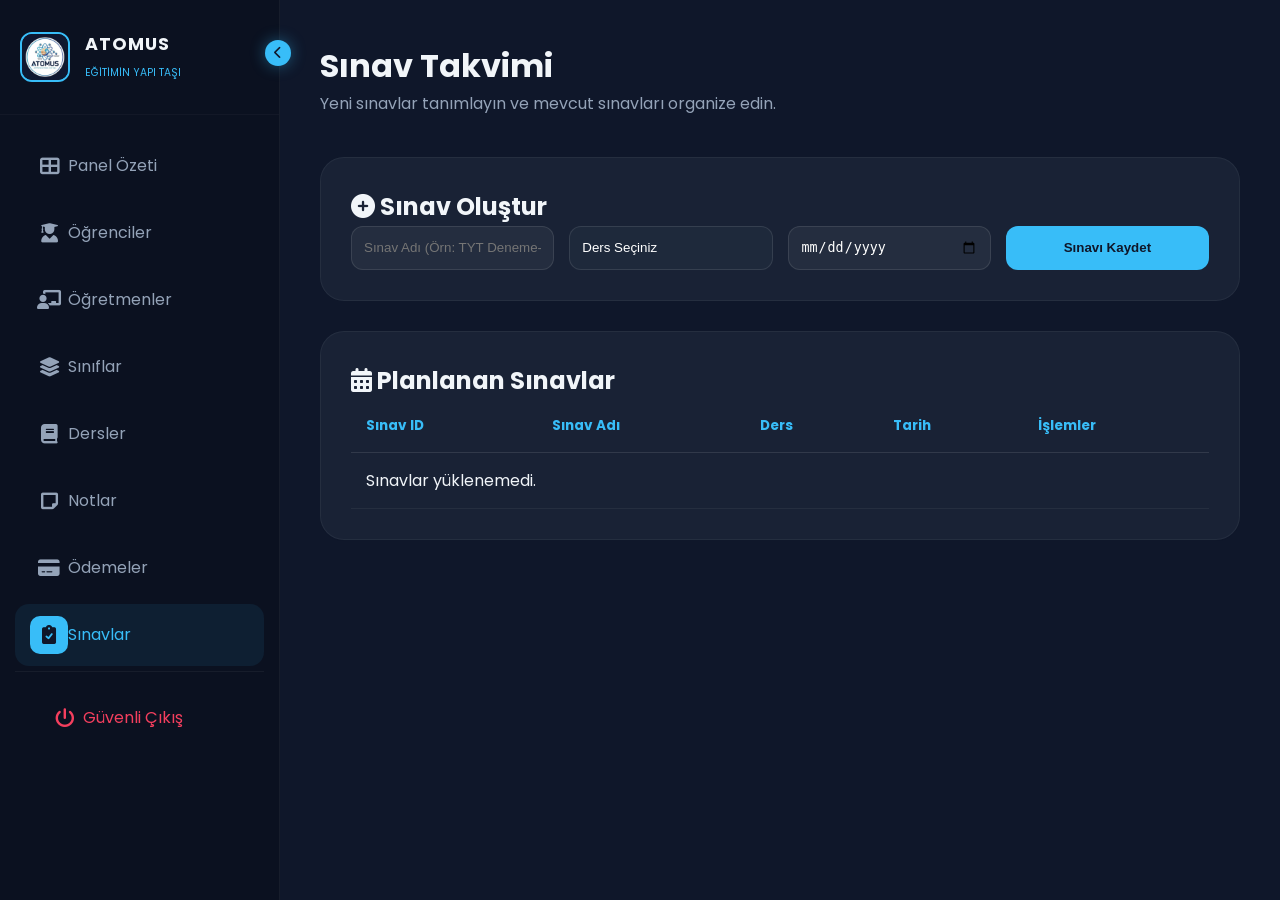
<file: dershane/sinavlar.html>
<!DOCTYPE html>
<html lang="tr">
<head>
    <meta charset="UTF-8">
    <meta name="viewport" content="width=device-width, initial-scale=1.0">
    <title>Atomus | Sınav Yönetimi</title>
    
    <link rel="preconnect" href="https://fonts.googleapis.com">
    <link rel="preconnect" href="https://fonts.gstatic.com" crossorigin>
    <link href="https://fonts.googleapis.com/css2?family=Poppins:wght@300;400;500;600;700&display=swap" rel="stylesheet">
    
    <link rel="stylesheet" href="https://cdnjs.cloudflare.com/ajax/libs/font-awesome/6.0.0/css/all.min.css">
    <link rel="stylesheet" href="style.css">
</head>
<body>

<div class="dashboard-wrapper">
    
    <aside class="sidebar" id="sidebar">
        <div class="toggle-btn" onclick="toggleSidebar()">
            <i class="fas fa-chevron-left" id="toggle-icon"></i>
        </div>

        <div class="sidebar-header">
            <img src="resim/sonLogo.jpeg" alt="Atomus Logo" class="sidebar-logo">
            <div class="logo-text">
                <span class="brand-name">ATOMUS</span>
                <span class="brand-slogan">Eğitimin Yapı Taşı</span>
            </div>
        </div>
        
        <nav class="sidebar-nav">
            <ul>
                <li><a href="index.html"><div class="nav-icon-box"><i class="fas fa-th-large"></i></div><span class="nav-text">Panel Özeti</span></a></li>
                <li><a href="ogrenciler.html"><div class="nav-icon-box"><i class="fas fa-user-graduate"></i></div><span class="nav-text">Öğrenciler</span></a></li>
                <li><a href="ogretmenler.html"><div class="nav-icon-box"><i class="fas fa-chalkboard-teacher"></i></div><span class="nav-text">Öğretmenler</span></a></li>
                <li><a href="siniflar.html"><div class="nav-icon-box"><i class="fas fa-layer-group"></i></div><span class="nav-text">Sınıflar</span></a></li>
                <li><a href="dersler.html"><div class="nav-icon-box"><i class="fas fa-book"></i></div><span class="nav-text">Dersler</span></a></li>
                <li><a href="notlar.html"><div class="nav-icon-box"><i class="fas fa-sticky-note"></i></div><span class="nav-text">Notlar</span></a></li>
                <li><a href="odemeler.html"><div class="nav-icon-box"><i class="fas fa-credit-card"></i></div><span class="nav-text">Ödemeler</span></a></li>
                <li class="active"><a href="sinavlar.html"><div class="nav-icon-box"><i class="fas fa-clipboard-check"></i></div><span class="nav-text">Sınavlar</span></a></li>
            </ul>

            <div class="sidebar-footer">
                <a href="api/logout.php" class="logout-link">
                    <div class="nav-icon-box"><i class="fas fa-power-off"></i></div>
                    <span class="nav-text">Güvenli Çıkış</span>
                </a>
            </div>
        </nav>
    </aside>

    <main class="main-content">
        <div class="mobile-menu-btn" onclick="toggleSidebar()">
            <i class="fas fa-bars"></i>
        </div>

        <header class="top-bar">
            <div class="page-info">
                <h1>Sınav Takvimi</h1>
                <p>Yeni sınavlar tanımlayın ve mevcut sınavları organize edin.</p>
            </div>
        </header>

        <section class="data-section" style="margin-bottom: 30px;">
            <div class="section-header">
                <h2><i class="fas fa-plus-circle"></i> Sınav Oluştur</h2>
            </div>
            <form id="sinavForm" style="display: grid; grid-template-columns: repeat(auto-fit, minmax(200px, 1fr)); gap: 15px;">
                <input type="text" id="sinav_adi" placeholder="Sınav Adı (Örn: TYT Deneme-1)" required style="background: rgba(255,255,255,0.05); border: 1px solid rgba(255,255,255,0.1); padding: 12px; border-radius: 12px; color: white;">

                <select id="ders_id" class="atomus-select" required style="background: #1e293b; border: 1px solid rgba(255,255,255,0.1); padding: 12px; border-radius: 12px; color: white;">
                    <option value="">Ders Seçiniz</option>
                </select>

                <input type="date" id="sinav_tarihi" required style="background: rgba(255,255,255,0.05); border: 1px solid rgba(255,255,255,0.1); padding: 12px; border-radius: 12px; color: white;">
                
                <button type="submit" id="submitBtn" class="btn-main" style="border: none; cursor: pointer; padding: 12px; border-radius: 12px; background: var(--accent-blue); color: var(--bg-dark); font-weight: 600;">
                    Sınavı Kaydet
                </button>
            </form>
        </section>

        <section class="data-section">
            <div class="section-header">
                <h2><i class="fas fa-calendar-alt"></i> Planlanan Sınavlar</h2>
            </div>
            <div class="table-container">
                <table>
                    <thead>
                        <tr>
                            <th>Sınav ID</th>
                            <th>Sınav Adı</th>
                            <th>Ders</th>
                            <th>Tarih</th>
                            <th>İşlemler</th>
                        </tr>
                    </thead>
                    <tbody id="sinavTablo">
                        </tbody>
                </table>
            </div>
        </section>
    </main>
</div>

<script>
    function toggleSidebar() {
        const sidebar = document.getElementById('sidebar');
        const icon = document.getElementById('toggle-icon');
        
        if (window.innerWidth <= 992) {
            sidebar.classList.toggle('active');
        } else {
            sidebar.classList.toggle('collapsed');
            if(sidebar.classList.contains('collapsed')) {
                icon.classList.replace('fa-chevron-left', 'fa-chevron-right');
            } else {
                icon.classList.replace('fa-chevron-right', 'fa-chevron-left');
            }
        }
    }
</script>

<script src="sinavlar.js"></script>

</body>
</html>
</file>
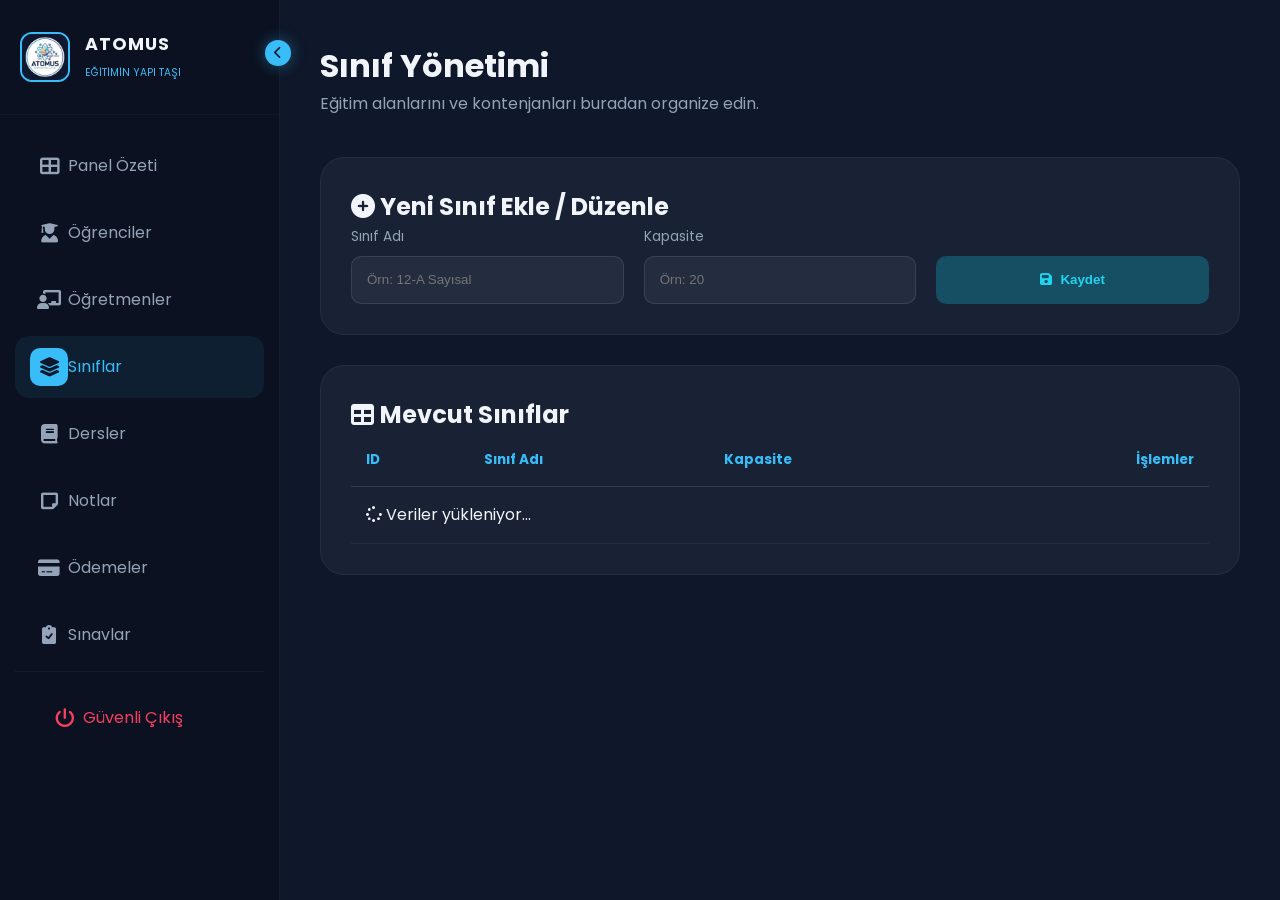
<file: dershane/siniflar.html>
<!DOCTYPE html>
<html lang="tr">
<head>
    <meta charset="UTF-8">
    <meta name="viewport" content="width=device-width, initial-scale=1.0">
    <title>Atomus | Sınıf Yönetimi</title>
    
    <link rel="preconnect" href="https://fonts.googleapis.com">
    <link rel="preconnect" href="https://fonts.gstatic.com" crossorigin>
    <link href="https://fonts.googleapis.com/css2?family=Poppins:wght@300;400;500;600;700&display=swap" rel="stylesheet">
    <link rel="stylesheet" href="https://cdnjs.cloudflare.com/ajax/libs/font-awesome/6.0.0/css/all.min.css">
    <link rel="stylesheet" href="style.css">
</head>
<body>

<div class="dashboard-wrapper">
    <div class="mobile-menu-btn" onclick="toggleSidebar()">
        <i class="fas fa-bars"></i>
    </div>
    
    <aside class="sidebar" id="sidebar">
        <div class="toggle-btn" onclick="toggleSidebar()">
            <i class="fas fa-chevron-left" id="toggle-icon"></i>
        </div>

        <div class="sidebar-header">
            <img src="resim/sonLogo.jpeg" alt="Atomus Logo" class="sidebar-logo">
            <div class="logo-text">
                <span class="brand-name">ATOMUS</span>
                <span class="brand-slogan">Eğitimin Yapı Taşı</span>
            </div>
        </div>
        
        <nav class="sidebar-nav">
            <ul>
                <li>
                    <a href="index.html">
                        <div class="nav-icon-box"><i class="fas fa-th-large"></i></div>
                        <span class="nav-text">Panel Özeti</span>
                    </a>
                </li>
                <li><a href="ogrenciler.html"><div class="nav-icon-box"><i class="fas fa-user-graduate"></i></div><span class="nav-text">Öğrenciler</span></a></li>
                <li><a href="ogretmenler.html"><div class="nav-icon-box"><i class="fas fa-chalkboard-teacher"></i></div><span class="nav-text">Öğretmenler</span></a></li>
                <li class="active"><a href="siniflar.html"><div class="nav-icon-box"><i class="fas fa-layer-group"></i></div><span class="nav-text">Sınıflar</span></a></li>
                <li><a href="dersler.html"><div class="nav-icon-box"><i class="fas fa-book"></i></div><span class="nav-text">Dersler</span></a></li>
                <li><a href="notlar.html"><div class="nav-icon-box"><i class="fas fa-sticky-note"></i></div><span class="nav-text">Notlar</span></a></li>
                <li><a href="odemeler.html"><div class="nav-icon-box"><i class="fas fa-credit-card"></i></div><span class="nav-text">Ödemeler</span></a></li>
                <li><a href="sinavlar.html"><div class="nav-icon-box"><i class="fas fa-clipboard-check"></i></div><span class="nav-text">Sınavlar</span></a></li>
            </ul>

            <div class="sidebar-footer">
                <a href="api/logout.php" class="logout-link">
                    <div class="nav-icon-box"><i class="fas fa-power-off"></i></div>
                    <span class="nav-text">Güvenli Çıkış</span>
                </a>
            </div>
        </nav>
    </aside>

    <main class="main-content">
        <header class="top-bar">
            <div class="page-info">
                <h1>Sınıf Yönetimi</h1>
                <p>Eğitim alanlarını ve kontenjanları buradan organize edin.</p>
            </div>
        </header>

        <section class="data-section" style="margin-bottom: 30px;">
    <div class="section-header">
        <h2><i class="fas fa-plus-circle"></i> Yeni Sınıf Ekle / Düzenle</h2>
    </div>
    <form id="classForm" class="modern-form">
    <div class="form-grid-container">
        <div class="form-group">
            <label>Sınıf Adı</label>
            <input type="text" name="sinif_adi" placeholder="Örn: 12-A Sayısal" required>
        </div>
        <div class="form-group">
            <label>Kapasite</label>
            <input type="number" name="kapasite" placeholder="Örn: 20" required>
        </div>
        <div class="form-group">
            <button type="submit" id="submitBtn" class="btn-save-final">
                <i class="fas fa-save"></i> Kaydet
            </button>
        </div>
    </div>
</form>
    
 
    
</section>

        <section class="data-section">
            <div class="section-header" style="display: flex; justify-content: space-between; align-items: center;">
                <h2><i class="fas fa-table"></i> Mevcut Sınıflar</h2>
               
            </div>
            <div class="table-container">
                <table>
                    <thead>
                        <tr>
                            <th>ID</th>
                            <th>Sınıf Adı</th>
                            <th>Kapasite</th>
                            <th style="text-align: right;">İşlemler</th>
                        </tr>
                    </thead>
                    <tbody id="sinif-tablosu-body">
                        <tr>
                            <td colspan="4" class="loading">
                                <i class="fas fa-spinner fa-spin"></i> Veriler yükleniyor...
                            </td>
                        </tr>
                    </tbody>
                </table>
            </div>
        </section>
    </main>
</div>

<script>
    function toggleSidebar() {
        const sidebar = document.getElementById('sidebar');
        const icon = document.getElementById('toggle-icon');
        sidebar.classList.toggle('collapsed');
        sidebar.classList.toggle('active'); // Mobil için
        
        if(sidebar.classList.contains('collapsed')) {
            if(icon) icon.classList.replace('fa-chevron-left', 'fa-chevron-right');
        } else {
            if(icon) icon.classList.replace('fa-chevron-right', 'fa-chevron-left');
        }
    }
</script>
<script src="siniflar.js"></script>
</body>
</html>
</file>
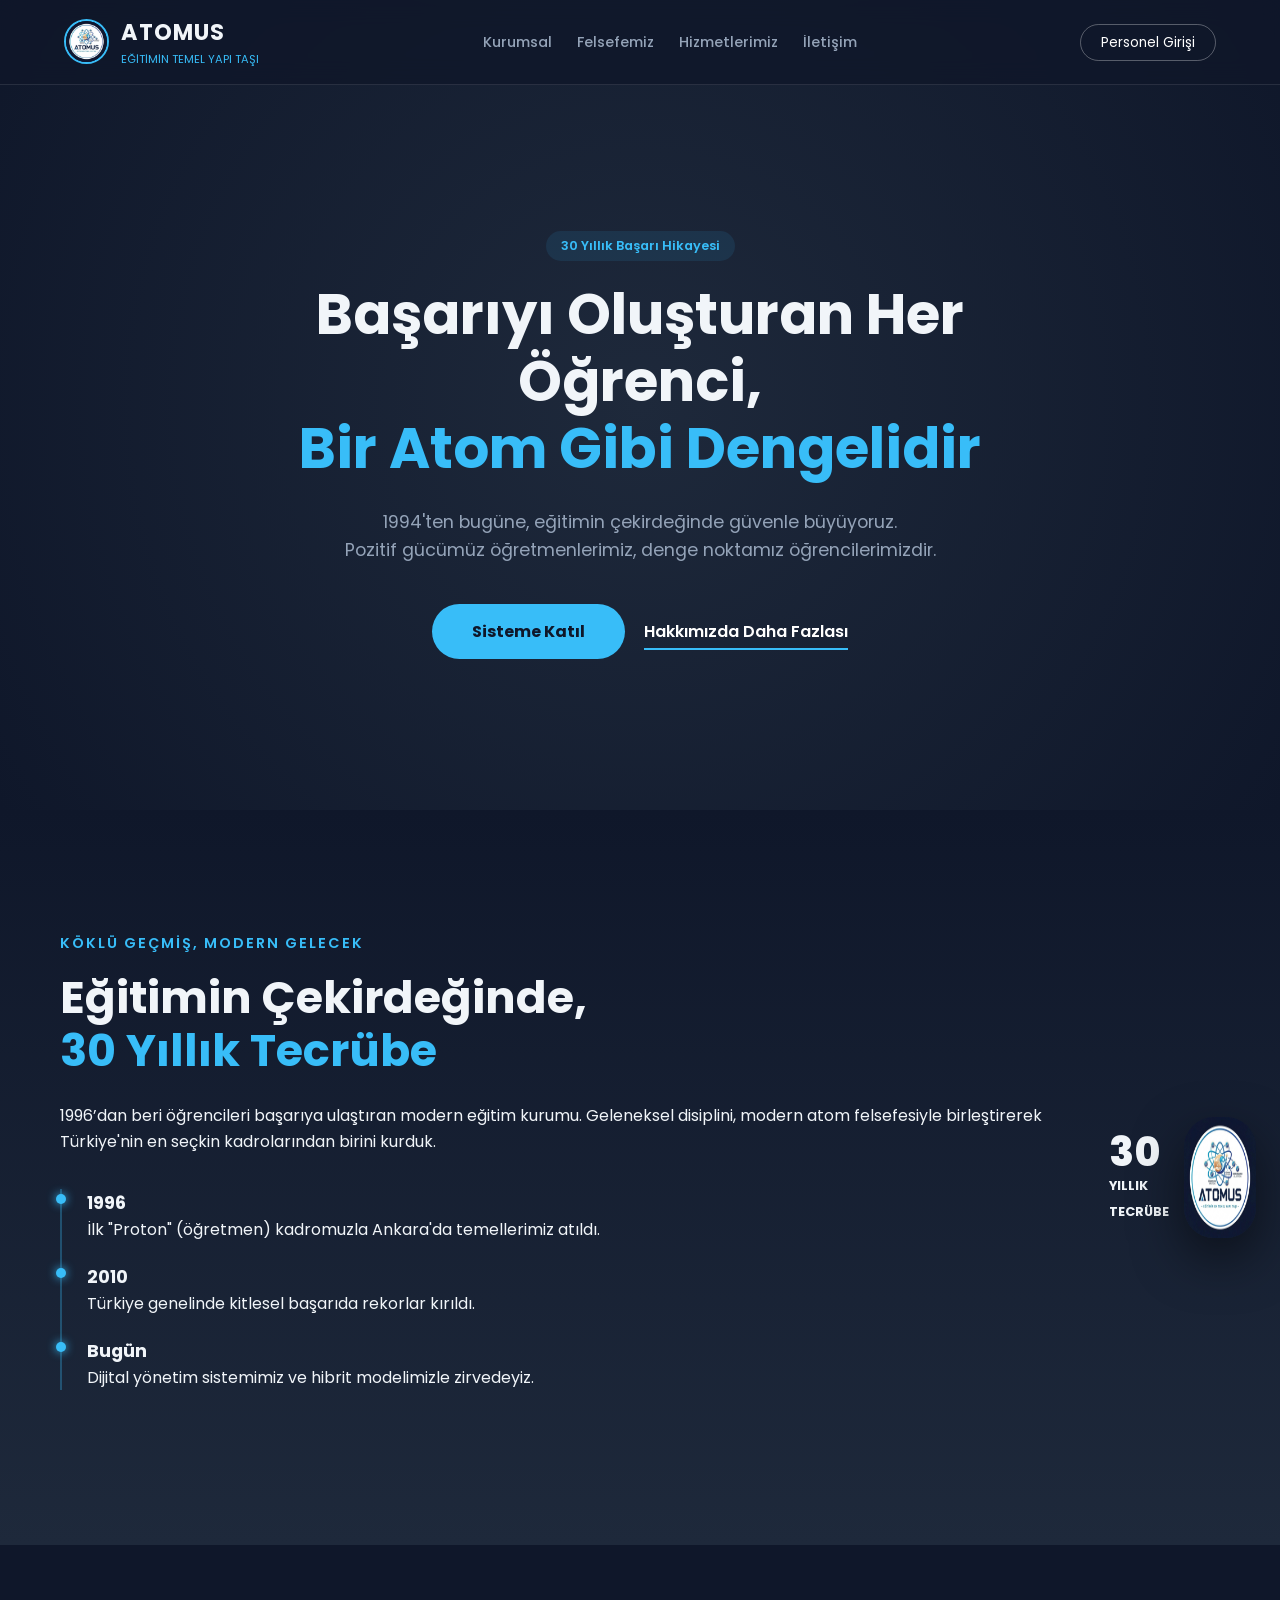
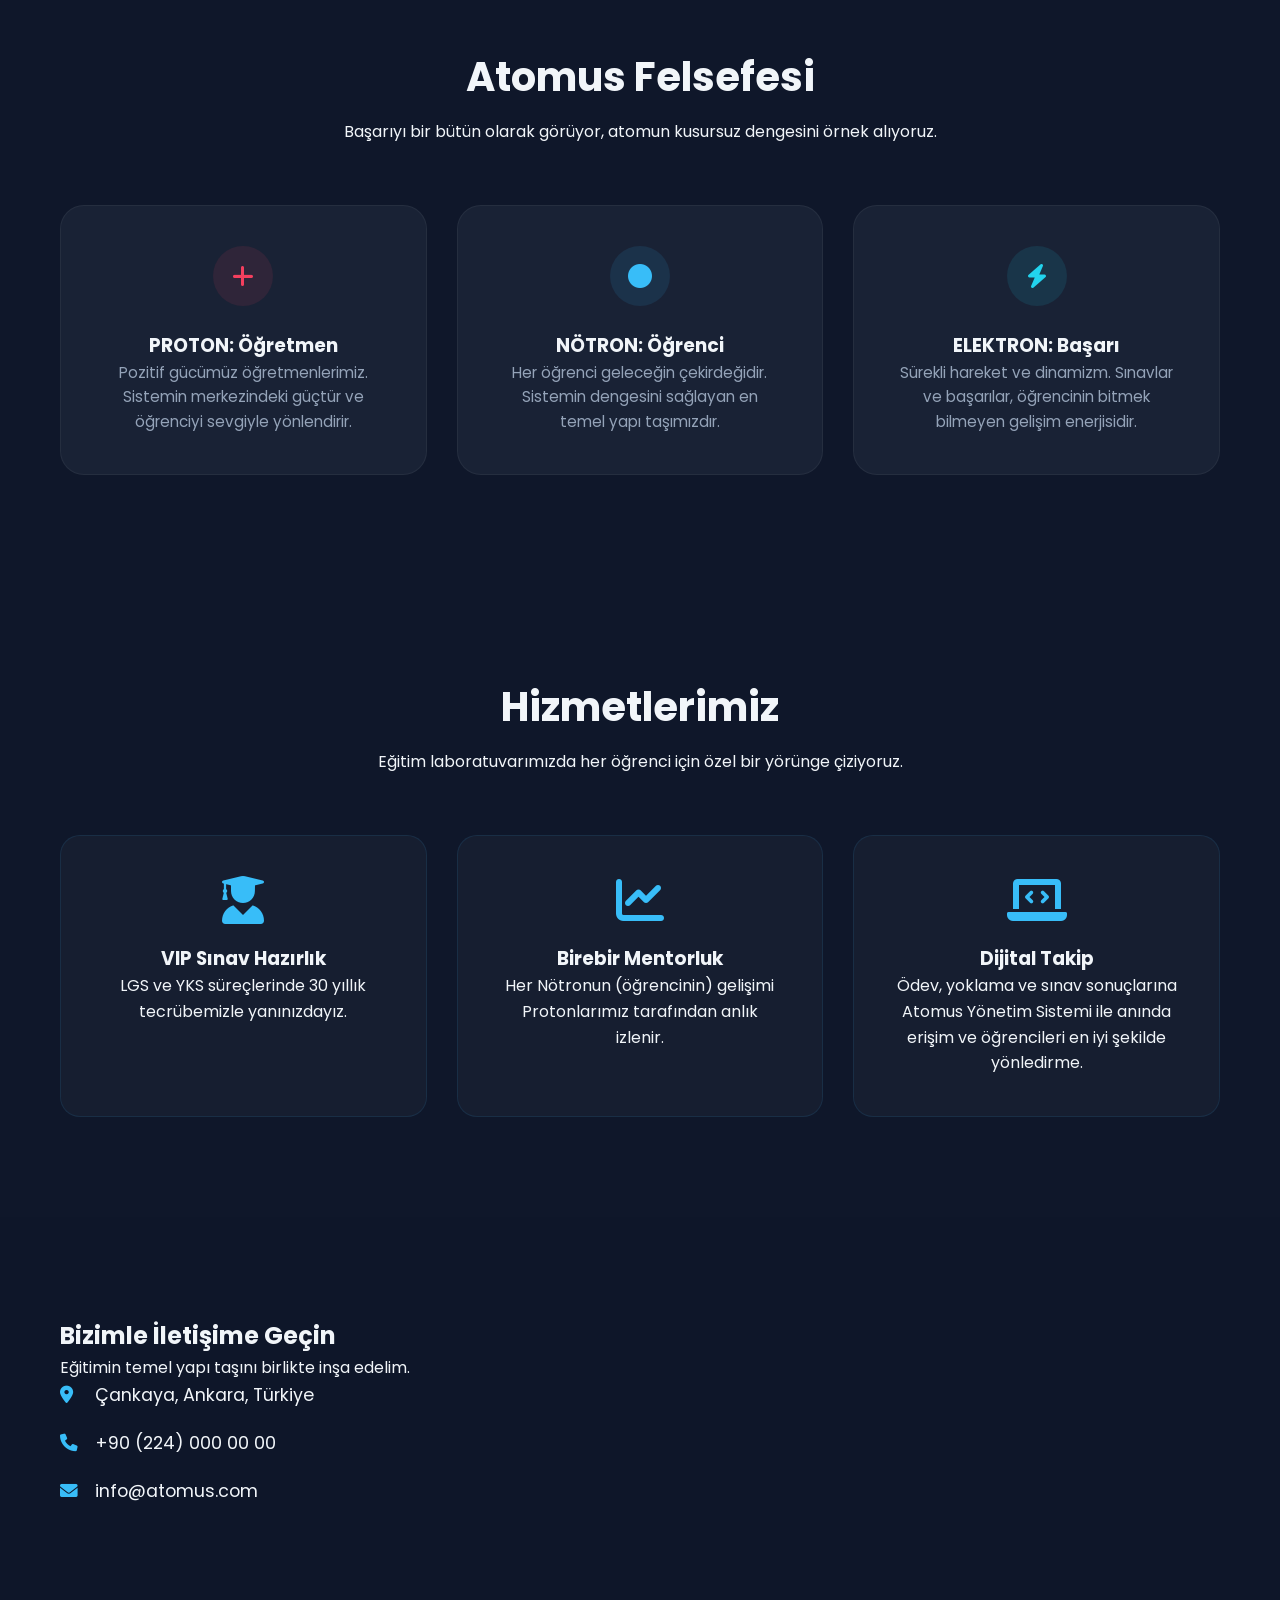
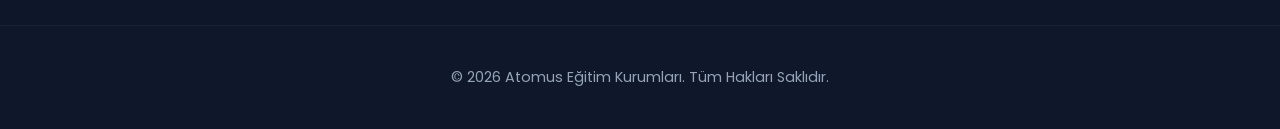
<file: dershane/tanitim.html>
<!DOCTYPE html>
<html lang="tr">
<head>
    <meta charset="UTF-8">
    <meta name="viewport" content="width=device-width, initial-scale=1.0">
    <title>Atomus | Eğitimin En Temel Yapı Taşı (1994)</title>
    
    <link href="https://fonts.googleapis.com/css2?family=Poppins:wght@300;400;600;700&display=swap" rel="stylesheet">
    <link rel="stylesheet" href="https://cdnjs.cloudflare.com/ajax/libs/font-awesome/6.0.0/css/all.min.css">
    
    <link rel="stylesheet" href="tanitim.css">
</head>
<body>

    <nav class="navbar">
        <div class="logo-container">
            <img src="resim/sonLogo.jpeg" alt="Atomus Logo" class="nav-logo">
            <div class="logo-text">
                <span class="brand-name">ATOMUS</span>
                <span class="brand-slogan">Eğitimin Temel Yapı Taşı</span>
            </div>
        </div>
        <ul class="nav-links">
            <li><a href="#hakkimizda">Kurumsal</a></li>
            <li><a href="#felsefe">Felsefemiz</a></li>
            <li><a href="#hizmetler">Hizmetlerimiz</a></li>
            <li><a href="#iletisim">İletişim</a></li>
        </ul>
        <div class="auth-box">
            <a href="login.html" class="btn-login-outline">Personel Girişi</a>
        </div>
    </nav>

    <header class="hero-section">
        <div class="hero-content">
            <span class="badge">30 Yıllık Başarı Hikayesi</span>
            <h1>Başarıyı Oluşturan Her Öğrenci, <br><span>Bir Atom Gibi Dengelidir</span></h1>
            <p>1994'ten bugüne, eğitimin çekirdeğinde güvenle büyüyoruz. <br> Pozitif gücümüz öğretmenlerimiz, denge noktamız öğrencilerimizdir.</p>
            <div class="hero-btns">
                <a href="javascript:void(0)" onclick="kayitUyarisi()" class="btn-main">Sisteme Katıl</a>
                <a href="#hakkimizda" class="btn-secondary">Hakkımızda Daha Fazlası</a>
            </div>
        </div>
    </header>

    <section id="hakkimizda" class="about-detailed">
        <div class="container">
            <div class="about-row">
                <div class="about-content">
                    <span class="pre-title">Köklü Geçmiş, Modern Gelecek</span>
                    <h2>Eğitimin Çekirdeğinde, <br><span>30 Yıllık Tecrübe</span></h2>
                    <p>
                       1996’dan beri öğrencileri başarıya ulaştıran modern eğitim kurumu. Geleneksel disiplini, modern atom felsefesiyle birleştirerek Türkiye'nin en seçkin kadrolarından birini kurduk.
                    </p>
                    <div class="milestones">
                        <div class="m-item">
                            <span class="m-year">1996</span>
                            <p>İlk "Proton" (öğretmen) kadromuzla Ankara'da temellerimiz atıldı.</p>
                        </div>
                        <div class="m-item">
                            <span class="m-year">2010</span>
                            <p>Türkiye genelinde kitlesel başarıda rekorlar kırıldı.</p>
                        </div>
                        <div class="m-item">
                            <span class="m-year">Bugün</span>
                            <p>Dijital yönetim sistemimiz ve hibrit modelimizle zirvedeyiz.</p>
                        </div>
                    </div>
                </div>
                <div class="about-visual">
                    <div class="experience-badge">
                        <span class="exp-num">30</span>
                        <span class="exp-text">Yıllık <br> Tecrübe</span>
                    </div>
                    <img src="resim/sonLogo.jpeg" alt="Atomus Kurumsal" class="about-img-main">
                </div>
            </div>
        </div>
    </section>

    <section id="felsefe" class="concept-area">
        <div class="container">
            <div class="section-title">
                <h2>Atomus Felsefesi</h2>
                <p>Başarıyı bir bütün olarak görüyor, atomun kusursuz dengesini örnek alıyoruz.</p>
            </div>
            <div class="concept-grid">
                <div class="concept-card proton">
                    <div class="icon-wrap"><i class="fas fa-plus"></i></div>
                    <h3>PROTON: Öğretmen</h3>
                    <p>Pozitif gücümüz öğretmenlerimiz. Sistemin merkezindeki güçtür ve öğrenciyi sevgiyle yönlendirir.</p>
                </div>
                <div class="concept-card neutron">
                    <div class="icon-wrap"><i class="fas fa-circle"></i></div>
                    <h3>NÖTRON: Öğrenci</h3>
                    <p>Her öğrenci geleceğin çekirdeğidir. Sistemin dengesini sağlayan en temel yapı taşımızdır.</p>
                </div>
                <div class="concept-card electron">
                    <div class="icon-wrap"><i class="fas fa-bolt"></i></div>
                    <h3>ELEKTRON: Başarı</h3>
                    <p>Sürekli hareket ve dinamizm. Sınavlar ve başarılar, öğrencinin bitmek bilmeyen gelişim enerjisidir.</p>
                </div>
            </div>
        </div>
    </section>

    <section id="hizmetler" class="services-section">
        <div class="container">
            <div class="section-title">
                <h2>Hizmetlerimiz</h2>
                <p>Eğitim laboratuvarımızda her öğrenci için özel bir yörünge çiziyoruz.</p>
            </div>
            <div class="services-grid">
                <div class="service-card">
                    <i class="fas fa-user-graduate"></i>
                    <h3>VIP Sınav Hazırlık</h3>
                    <p>LGS ve YKS süreçlerinde 30 yıllık tecrübemizle yanınızdayız.</p>
                </div>
                <div class="service-card">
                    <i class="fas fa-chart-line"></i>
                    <h3>Birebir Mentorluk</h3>
                    <p>Her Nötronun (öğrencinin) gelişimi Protonlarımız tarafından anlık izlenir.</p>
                </div>
                <div class="service-card">
                    <i class="fas fa-laptop-code"></i>
                    <h3>Dijital Takip</h3>
                    <p>Ödev, yoklama ve sınav sonuçlarına Atomus Yönetim Sistemi ile anında erişim ve öğrencileri en iyi şekilde yönledirme.</p>
                </div>
            </div>
        </div>
    </section>

    <section id="iletisim" class="contact-section">
        <div class="container">
            <div class="contact-grid">
                <div class="contact-info">
                    <h2>Bizimle İletişime Geçin</h2>
                    <p>Eğitimin temel yapı taşını birlikte inşa edelim.</p>
                    <div class="info-item">
                        <i class="fas fa-map-marker-alt"></i>
                        <span>Çankaya, Ankara, Türkiye</span>
                    </div>
                    <div class="info-item">
                        <i class="fas fa-phone"></i>
                        <span>+90 (224) 000 00 00</span>
                    </div>
                    <div class="info-item">
                        <i class="fas fa-envelope"></i>
                        <span>info@atomus.com</span>
                    </div>
                </div>
                
            </div>
        </div>
    </section>

    <footer class="footer">
        <div class="container">
            <p>&copy; 2026 Atomus Eğitim Kurumları. Tüm Hakları Saklıdır.</p>
        </div>
    </footer>

    <script>
        function kayitUyarisi() {
            alert("Kayıtlarımız yüz yüze oluyor. En yakın Atomus'a bekliyoruz!");
        }
    </script>

</body>
</html>
</file>
<file: dershane/style.css>
/* --- 1. Değişkenler & Temel Ayarlar --- */
:root {
    --bg-dark: #0f172a;
    --bg-sidebar: #0b1120;
    --bg-card: rgba(30, 41, 59, 0.7);
    --accent-blue: #38bdf8;
    --proton-red: #f43f5e;
    --electron-cyan: #22d3ee;
    --text-main: #f1f5f9;
    --text-dim: #94a3b8;
    --transition: all 0.4s cubic-bezier(0.4, 0, 0.2, 1);
    --glass-border: rgba(255, 255, 255, 0.05);
    --input-height: 48px;
}

* {
    margin: 0;
    padding: 0;
    box-sizing: border-box;
}

body {
    font-family: 'Poppins', sans-serif;
    background-color: var(--bg-dark);
    color: var(--text-main);
    overflow-x: hidden;
    line-height: 1.6;
}

.dashboard-wrapper {
    display: flex;
    width: 100%;
    min-height: 100vh;
}

/* --- 2. Modern Sidebar Tasarımı --- */
.sidebar {
    width: 280px;
    background: var(--bg-sidebar);
    border-right: 1px solid var(--glass-border);
    position: fixed;
    height: 100vh;
    transition: var(--transition);
    z-index: 1000;
    display: flex;
    flex-direction: column;
}

.sidebar.collapsed { width: 90px; }

.toggle-btn {
    position: absolute;
    right: -12px;
    top: 40px;
    width: 26px;
    height: 26px;
    background: var(--accent-blue);
    border-radius: 50%;
    display: flex;
    align-items: center;
    justify-content: center;
    cursor: pointer;
    color: var(--bg-dark);
    font-size: 0.8rem;
    box-shadow: 0 0 15px rgba(56, 189, 248, 0.4);
    z-index: 10;
}

.sidebar-header {
    padding: 30px 20px;
    display: flex;
    align-items: center;
    gap: 15px;
    overflow: hidden;
    border-bottom: 1px solid rgba(255, 255, 255, 0.03);
}

.sidebar-logo {
    width: 50px;
    min-width: 50px;
    border-radius: 12px;
    border: 2px solid var(--accent-blue);
}

.logo-text { white-space: nowrap; transition: opacity 0.3s; }
.brand-name { display: block; font-weight: 700; letter-spacing: 1px; font-size: 1.1rem; }
.brand-slogan { font-size: 0.65rem; color: var(--accent-blue); text-transform: uppercase; }

.sidebar-nav { padding: 20px 15px; flex: 1; overflow-y: auto; }
.sidebar-nav::-webkit-scrollbar { width: 3px; }
.sidebar-nav::-webkit-scrollbar-thumb { background: rgba(56, 189, 248, 0.1); border-radius: 10px; }

.sidebar-nav ul { list-style: none; }
.sidebar-nav a {
    display: flex;
    align-items: center;
    padding: 12px 15px;
    color: var(--text-dim);
    text-decoration: none;
    border-radius: 14px;
    margin-bottom: 5px;
    transition: var(--transition);
}

.nav-icon-box {
    min-width: 38px;
    height: 38px;
    display: flex;
    align-items: center;
    justify-content: center;
    font-size: 1.2rem;
}

.sidebar-nav li.active a, .sidebar-nav a:hover {
    background: rgba(56, 189, 248, 0.08);
    color: var(--accent-blue);
}

.sidebar-nav li.active .nav-icon-box {
    background: var(--accent-blue);
    color: var(--bg-dark);
    border-radius: 10px;
}

.sidebar-footer { padding: 15px; border-top: 1px solid rgba(255, 255, 255, 0.05); }
.logout-link { color: var(--proton-red) !important; }
.logout-link:hover { background: rgba(244, 63, 94, 0.1) !important; }

.sidebar.collapsed .logo-text, .sidebar.collapsed .nav-text { opacity: 0; pointer-events: none; }

/* --- 3. Ana İçerik Alanı --- */
.main-content {
    flex: 1;
    margin-left: 280px;
    padding: 40px;
    transition: var(--transition);
}

.sidebar.collapsed + .main-content { margin-left: 90px; }

.top-bar { margin-bottom: 40px; }
.top-bar h1 { font-size: 2rem; font-weight: 700; }
.top-bar p { color: var(--text-dim); }

/* --- 4. İstatistik Kartları --- */
.stat-grid {
    display: grid;
    grid-template-columns: repeat(auto-fit, minmax(260px, 1fr));
    gap: 25px;
    margin-bottom: 40px;
}

.stat-card {
    background: var(--bg-card);
    backdrop-filter: blur(12px);
    padding: 30px;
    border-radius: 24px;
    border: 1px solid var(--glass-border);
    display: flex;
    align-items: center;
    gap: 20px;
    transition: var(--transition);
}

.stat-card:hover { transform: translateY(-8px); border-color: var(--accent-blue); }

.stat-icon {
    width: 65px;
    height: 65px;
    border-radius: 20px;
    display: flex;
    align-items: center;
    justify-content: center;
    font-size: 1.6rem;
}

.proton-bg { background: rgba(244, 63, 94, 0.1); color: var(--proton-red); }
.neutron-bg { background: rgba(56, 189, 248, 0.1); color: var(--accent-blue); }
.electron-bg { background: rgba(34, 211, 238, 0.1); color: var(--electron-cyan); }

/* --- 5. Veri Tabloları & Formlar --- */
.data-section {
    background: var(--bg-card);
    backdrop-filter: blur(12px);
    padding: 30px;
    border-radius: 24px;
    border: 1px solid var(--glass-border);
    margin-bottom: 30px;
}

table { width: 100%; border-collapse: collapse; }
th { text-align: left; padding: 15px; color: var(--accent-blue); font-size: 0.85rem; border-bottom: 1px solid rgba(255, 255, 255, 0.1); }
td { padding: 15px; border-bottom: 1px solid rgba(255, 255, 255, 0.05); }

/* --- MODERN FORM YAPISI  --- */
.modern-form .form-grid-container {
    display: grid;
    grid-template-columns: repeat(auto-fit, minmax(250px, 1fr));
    gap: 20px;
    align-items: flex-end;
    width: 100%;
}

.form-group { display: flex; flex-direction: column; }
.form-group label { color: var(--text-dim); font-size: 0.85rem; margin-bottom: 8px; }

.modern-form input, .modern-form .atomus-select {
    width: 100%;
    background: rgba(255, 255, 255, 0.05);
    border: 1px solid rgba(255, 255, 255, 0.1);
    padding: 12px 15px;
    border-radius: 10px;
    color: #fff;
    height: var(--input-height);
    outline: none;
    transition: 0.3s;
}

.modern-form input:focus { border-color: var(--accent-blue); background: rgba(255, 255, 255, 0.08); }

.atomus-select {
    appearance: none;
    background-image: url("data:image/svg+xml,%3Csvg xmlns='http://www.w3.org/2000/svg' fill='none' viewBox='0 0 24 24' stroke='%2338bdf8'%3E%3Cpath stroke-linecap='round' stroke-linejoin='round' stroke-width='2' d='M19 9l-7 7-7-7'%3E%3C/path%3E%3C/svg%3E");
    background-repeat: no-repeat;
    background-position: right 15px center;
    background-size: 15px;
}

.btn-save-final {
    height: var(--input-height);
    width: 100%;
    background: #164e63;
    color: #22d3ee;
    border: none;
    border-radius: 10px;
    font-weight: 600;
    cursor: pointer;
    display: flex;
    align-items: center;
    justify-content: center;
    gap: 8px;
    transition: 0.3s all;
}

.btn-save-final:hover { background: #0891b2; box-shadow: 0 0 15px rgba(34, 211, 238, 0.2); }

/* --- 6. Mobil Uyumluluk --- */
.mobile-menu-btn {
    display: none;
    position: fixed;
    top: 15px;
    right: 15px;
    z-index: 1100;
    background: var(--accent-blue);
    color: var(--bg-dark);
    width: 45px;
    height: 45px;
    border-radius: 12px;
    align-items: center;
    justify-content: center;
    font-size: 1.2rem;
    box-shadow: 0 4px 15px rgba(56, 189, 248, 0.4);
}

@media (max-width: 992px) {
    .sidebar { transform: translateX(-100%); width: 280px !important; }
    .sidebar.active { transform: translateX(0); box-shadow: 20px 0 50px rgba(0,0,0,0.5); }
    .main-content { margin-left: 0 !important; padding: 20px; padding-top: 80px; }
    .mobile-menu-btn { display: flex; }
    .stat-grid { grid-template-columns: 1fr; }
    .toggle-btn { display: none; }
    .modern-form .form-grid-container { grid-template-columns: 1fr; }
}
</file>
<file: dershane/tanitim.css>
/* --- Temel Ayarlar & Değişkenler --- */
:root {
    --bg-dark: #0f172a;
    --bg-card: rgba(30, 41, 59, 0.7); 
    --accent-blue: #38bdf8;
    --proton-red: #f43f5e;
    --electron-cyan: #22d3ee;
    --text-main: #f1f5f9;
    --text-dim: #94a3b8;
    --transition: all 0.3s ease;
}

* {
    margin: 0;
    padding: 0;
    box-sizing: border-box;
}

html {
    scroll-behavior: smooth;
}

body {
    font-family: 'Poppins', sans-serif;
    background-color: var(--bg-dark);
    color: var(--text-main);
    line-height: 1.6;
    overflow-x: hidden;
}

.container {
    max-width: 1200px;
    margin: 0 auto;
    padding: 0 20px;
}

/* --- Navigasyon (Navbar) --- */
.navbar {
    display: flex;
    justify-content: space-between;
    align-items: center;
    padding: 15px 5%;
    background: rgba(15, 23, 42, 0.8);
    backdrop-filter: blur(12px);
    position: fixed;
    top: 0;
    width: 100%;
    z-index: 1000;
    border-bottom: 1px solid rgba(255, 255, 255, 0.1);
}

.logo-container {
    display: flex;
    align-items: center;
    gap: 12px;
}

.nav-logo {
    height: 45px;
    width: 45px;
    border-radius: 50%;
    border: 2px solid var(--accent-blue);
    object-fit: cover;
}

.logo-text {
    display: flex;
    flex-direction: column;
}

.brand-name {
    font-size: 1.4rem;
    font-weight: 700;
    letter-spacing: 1px;
}

.brand-slogan {
    font-size: 0.7rem;
    color: var(--accent-blue);
    text-transform: uppercase;
}

.nav-links {
    display: flex;
    list-style: none;
    gap: 25px;
}

.nav-links a {
    text-decoration: none;
    color: var(--text-dim);
    font-weight: 500;
    font-size: 0.9rem;
    transition: var(--transition);
}

.nav-links a:hover {
    color: var(--accent-blue);
}

.btn-login-outline {
    text-decoration: none;
    color: white;
    border: 1px solid rgba(255, 255, 255, 0.3);
    padding: 8px 20px;
    border-radius: 20px;
    font-size: 0.85rem;
    transition: var(--transition);
}

.btn-login-outline:hover {
    border-color: var(--accent-blue);
    color: var(--accent-blue);
}

/* --- Hero Alanı --- */
.hero-section {
    height: 90vh;
    display: flex;
    align-items: center;
    justify-content: center;
    text-align: center;
    background: radial-gradient(circle at center, #1e293b 0%, #0f172a 100%);
    padding-top: 80px;
}

.hero-content {
    max-width: 800px;
    z-index: 2;
}

.badge {
    background: rgba(56, 189, 248, 0.1);
    color: var(--accent-blue);
    padding: 5px 15px;
    border-radius: 20px;
    font-size: 0.8rem;
    font-weight: 600;
    margin-bottom: 20px;
    display: inline-block;
}

.hero-section h1 {
    font-size: 3.5rem;
    line-height: 1.2;
    margin-bottom: 25px;
}

.hero-section h1 span {
    color: var(--accent-blue);
}

.hero-section p {
    font-size: 1.1rem;
    color: var(--text-dim);
    margin-bottom: 40px;
}

.btn-main {
    text-decoration: none;
    background: var(--accent-blue);
    color: var(--bg-dark);
    padding: 15px 40px;
    border-radius: 30px;
    font-weight: 700;
    margin-right: 15px;
    display: inline-block;
}

.btn-secondary {
    text-decoration: none;
    color: white;
    border-bottom: 2px solid var(--accent-blue);
    padding-bottom: 5px;
    font-weight: 600;
}

/* --- Kurumsal (About) Bölümü --- */
.about-detailed {
    padding: 120px 0;
    background: linear-gradient(to bottom, #0f172a, #1e293b);
}

.about-row {
    display: flex;
    gap: 80px;
    align-items: center;
}

.pre-title {
    color: var(--accent-blue);
    text-transform: uppercase;
    letter-spacing: 2px;
    font-weight: 600;
    font-size: 0.9rem;
}

.about-content h2 {
    font-size: 2.8rem;
    margin: 15px 0 25px;
    line-height: 1.2;
}

.about-content h2 span {
    color: var(--accent-blue);
}

.milestones {
    margin: 35px 0;
    border-left: 2px solid rgba(56, 189, 248, 0.3);
    padding-left: 25px;
}

.m-item {
    margin-bottom: 20px;
    position: relative;
}

.m-item::before {
    content: '';
    position: absolute;
    left: -31px;
    top: 5px;
    width: 10px;
    height: 10px;
    background: var(--accent-blue);
    border-radius: 50%;
    box-shadow: 0 0 10px var(--accent-blue);
}

.m-year {
    font-weight: 700;
    font-size: 1.1rem;
}

/* --- Görsel Alanı Güncellemesi --- */
.about-visual {
    flex: 0.6; /* Değeri 0.8'den 0.6'ya düşürerek alanı daralttık */
    position: relative;
    display: flex;
    justify-content: center; /* Resmi alanı içinde ortalar */
}

.about-img-main {
    width: 80%; /* Genişliği %100'den %80'e çektik */
    max-width: 350px; /* Resmin çok büyümesini engellemek için sınır koyduk */
    border-radius: 30px;
    box-shadow: 0 20px 50px rgba(0, 0, 0, 0.5);
}

/* Badge (30 Yıl yazısı) resme göre çok büyük kalmasın diye ufak bir ayar */
.experience-badge {
    padding: 15px; /* Padding değerini düşürdük */
    bottom: -20px;
    left: 0; /* Resim küçüldüğü için konumu hizaladık */
}

.exp-num {
    font-size: 2.5rem;
    font-weight: 800;
    display: block;
    line-height: 1;
}

.exp-text {
    font-size: 0.8rem;
    font-weight: 700;
    text-transform: uppercase;
}

/* --- Felsefe (Concept) Cards --- */
.concept-area {
    padding: 100px 0;
}

.section-title {
    text-align: center;
    margin-bottom: 60px;
}

.section-title h2 {
    font-size: 2.5rem;
    margin-bottom: 10px;
}

.concept-grid {
    display: grid;
    grid-template-columns: repeat(auto-fit, minmax(300px, 1fr));
    gap: 30px;
}

.concept-card {
    background: var(--bg-card);
    padding: 40px;
    border-radius: 24px;
    border: 1px solid rgba(255, 255, 255, 0.05);
    transition: var(--transition);
    text-align: center;
}

.concept-card:hover {
    transform: translateY(-10px);
    border-color: var(--accent-blue);
}

.icon-wrap {
    width: 60px;
    height: 60px;
    background: rgba(56, 189, 248, 0.1);
    border-radius: 50%;
    display: flex;
    align-items: center;
    justify-content: center;
    margin: 0 auto 25px;
    font-size: 1.5rem;
    color: var(--accent-blue);
}

.proton .icon-wrap { color: var(--proton-red); background: rgba(244, 63, 94, 0.1); }
.electron .icon-wrap { color: var(--electron-cyan); background: rgba(34, 211, 238, 0.1); }

.concept-card p {
    color: var(--text-dim);
    font-size: 0.95rem;
}

/* --- Hizmetler --- */
.services-section {
    padding: 100px 0;
}

.services-grid {
    display: grid;
    grid-template-columns: repeat(auto-fit, minmax(300px, 1fr));
    gap: 30px;
    margin-top: 50px;
}

.service-card {
    background: rgba(255, 255, 255, 0.03);
    padding: 40px;
    border-radius: 20px;
    text-align: center;
    border: 1px solid rgba(56, 189, 248, 0.1);
    transition: var(--transition);
}

.service-card i {
    font-size: 3rem;
    color: var(--accent-blue);
    margin-bottom: 20px;
}

.service-card:hover {
    background: rgba(56, 189, 248, 0.05);
    border-color: var(--accent-blue);
}

/* --- İletişim & Footer --- */
.contact-section {
    padding: 100px 0;
    background: rgba(15, 23, 42, 0.9);
}

.info-item {
    display: flex;
    align-items: center;
    gap: 15px;
    margin-bottom: 20px;
    font-size: 1.1rem;
}

.info-item i {
    color: var(--accent-blue);
    width: 20px;
}

.footer {
    padding: 40px 0;
    border-top: 1px solid rgba(255, 255, 255, 0.05);
    text-align: center;
    color: var(--text-dim);
    font-size: 0.9rem;
}

/* --- Mobil Uyumluluk --- */
@media (max-width: 992px) {
    .about-row {
        flex-direction: column;
        text-align: center;
    }
    .milestones {
        border-left: none;
        padding-left: 0;
    }
    .m-item::before {
        display: none;
    }
    .experience-badge {
        position: static;
        margin-top: 30px;
        display: inline-block;
    }
}

@media (max-width: 768px) {
    .nav-links, .auth-box {
        display: none; /* Basitlik için mobilde gizlendi */
    }
    .hero-section h1 {
        font-size: 2.2rem;
    }
    .hero-section {
        height: auto;
        padding: 150px 0 80px;
    }
}
</file>
